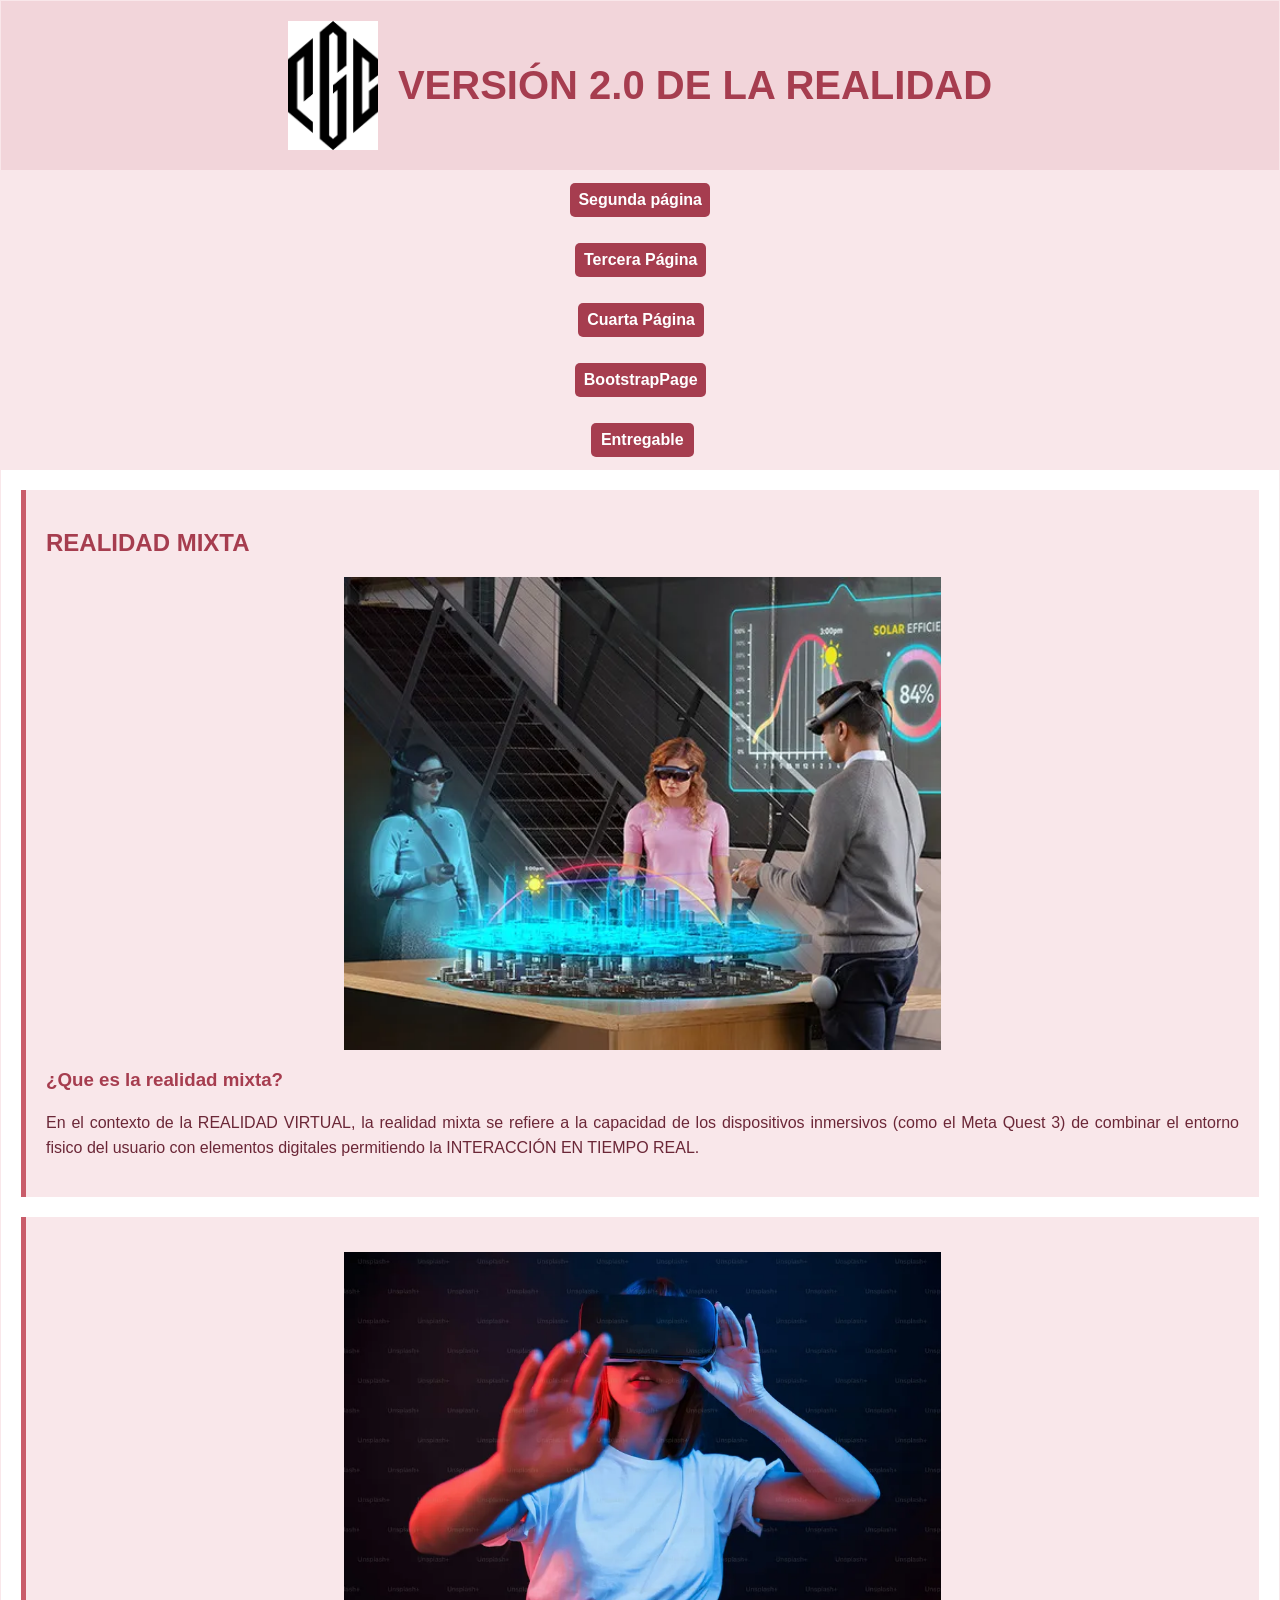
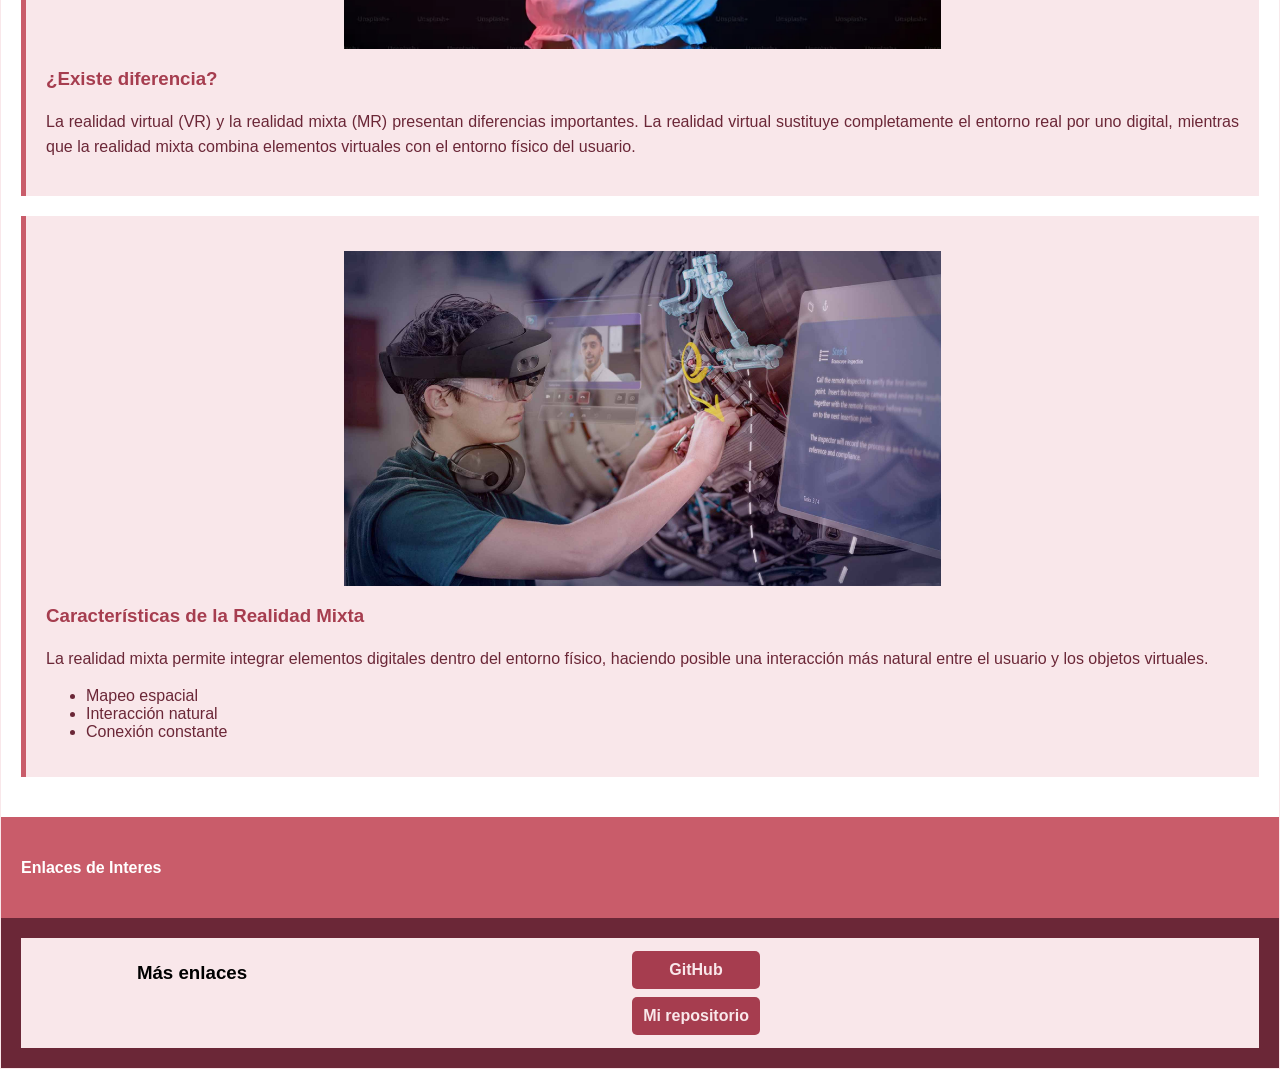
<file: index.html>
<!DOCTYPE html>
<html lang="es">
<head>
    <meta charset="UTF-8">
    <meta name="viewport" content="width=device-width, initial-scale=1.0">
    <link rel="stylesheet" href="css/Se201.css">
    <title>I.S.I Proyect</title>
</head>
<body>
    <header>
            <img src="Imagenes/Icono.png" alt="Esto me manda al inicio">
        <h1>VERSIÓN 2.0 DE LA REALIDAD</h1>
    </header>
    <nav>
        <ul>
            <li>
                <a href="2daPág.html">Segunda página</a>
            </li>
            <li>
                <a href="3raPág.html">Tercera Página</a>
            </li>
            <li>
                <a href="4taPág.html">Cuarta Página</a>
            </li>
            <li>
                <a href="BootstrapPage.html">BootstrapPage</a>
            </li>
            <li>
                <a href="EducaTech.html">Entregable</a>
            </li>
    </nav>
    <main>
        <section>
            <article>
                <h2>REALIDAD MIXTA</h2>
                <img src="Imagenes/Realidad-Mixta.png" alt="Imagen de realidad mixta">
                <h3>¿Que es la realidad mixta?</h3>
                <p> En el contexto de la REALIDAD VIRTUAL, la realidad mixta
                    se refiere a la capacidad de los dispositivos inmersivos
                    (como el Meta Quest 3) de combinar el entorno fisico del
                    usuario con elementos digitales permitiendo la
                    INTERACCIÓN EN TIEMPO REAL.
                </p>
            </article>

            <article>
                <img src="Imagenes/Realidad-Virtual.png" alt="Imagen de realidad virtual">
                <h3>¿Existe diferencia?</h3>
                <p> La realidad virtual (VR) y la realidad mixta (MR)
                    presentan diferencias importantes. La realidad virtual
                    sustituye completamente el entorno real por uno digital,
                    mientras que la realidad mixta combina elementos
                    virtuales con el entorno físico del usuario.
                </p>

            </article>

            <article>
                <img src="Imagenes/Realidad-Mixta-Trabajo.jpg" alt="Realidad mixta aplicada al trabajo">
                <h3>Características de la Realidad Mixta</h3>
                <p> La realidad mixta permite integrar elementos digitales
                    dentro del entorno físico, haciendo posible una
                    interacción más natural entre el usuario y los objetos
                    virtuales.
                </p>
                <ul>
                    <li>Mapeo espacial</li>
                    <li>Interacción natural</li>
                    <li>Conexión constante</li>
                </ul>
            </article>
        </section>
    </main>
<aside>
        <h4>Enlaces de Interes</h4>
        <ul>
        </ul> 
</aside>
<footer>
        <nav>
            <h3>Más enlaces</h3>
            <ul>
                <li>
                    <a href="https://github.com/">
                        GitHub
                    </a>
                    <a href="https://github.com/Jonnel9Ramos/JonnelV2Ramos">
                        Mi repositorio
                    </a>
                </li>
            </ul>
        </nav>
</footer>
</body>
</html>
</file>
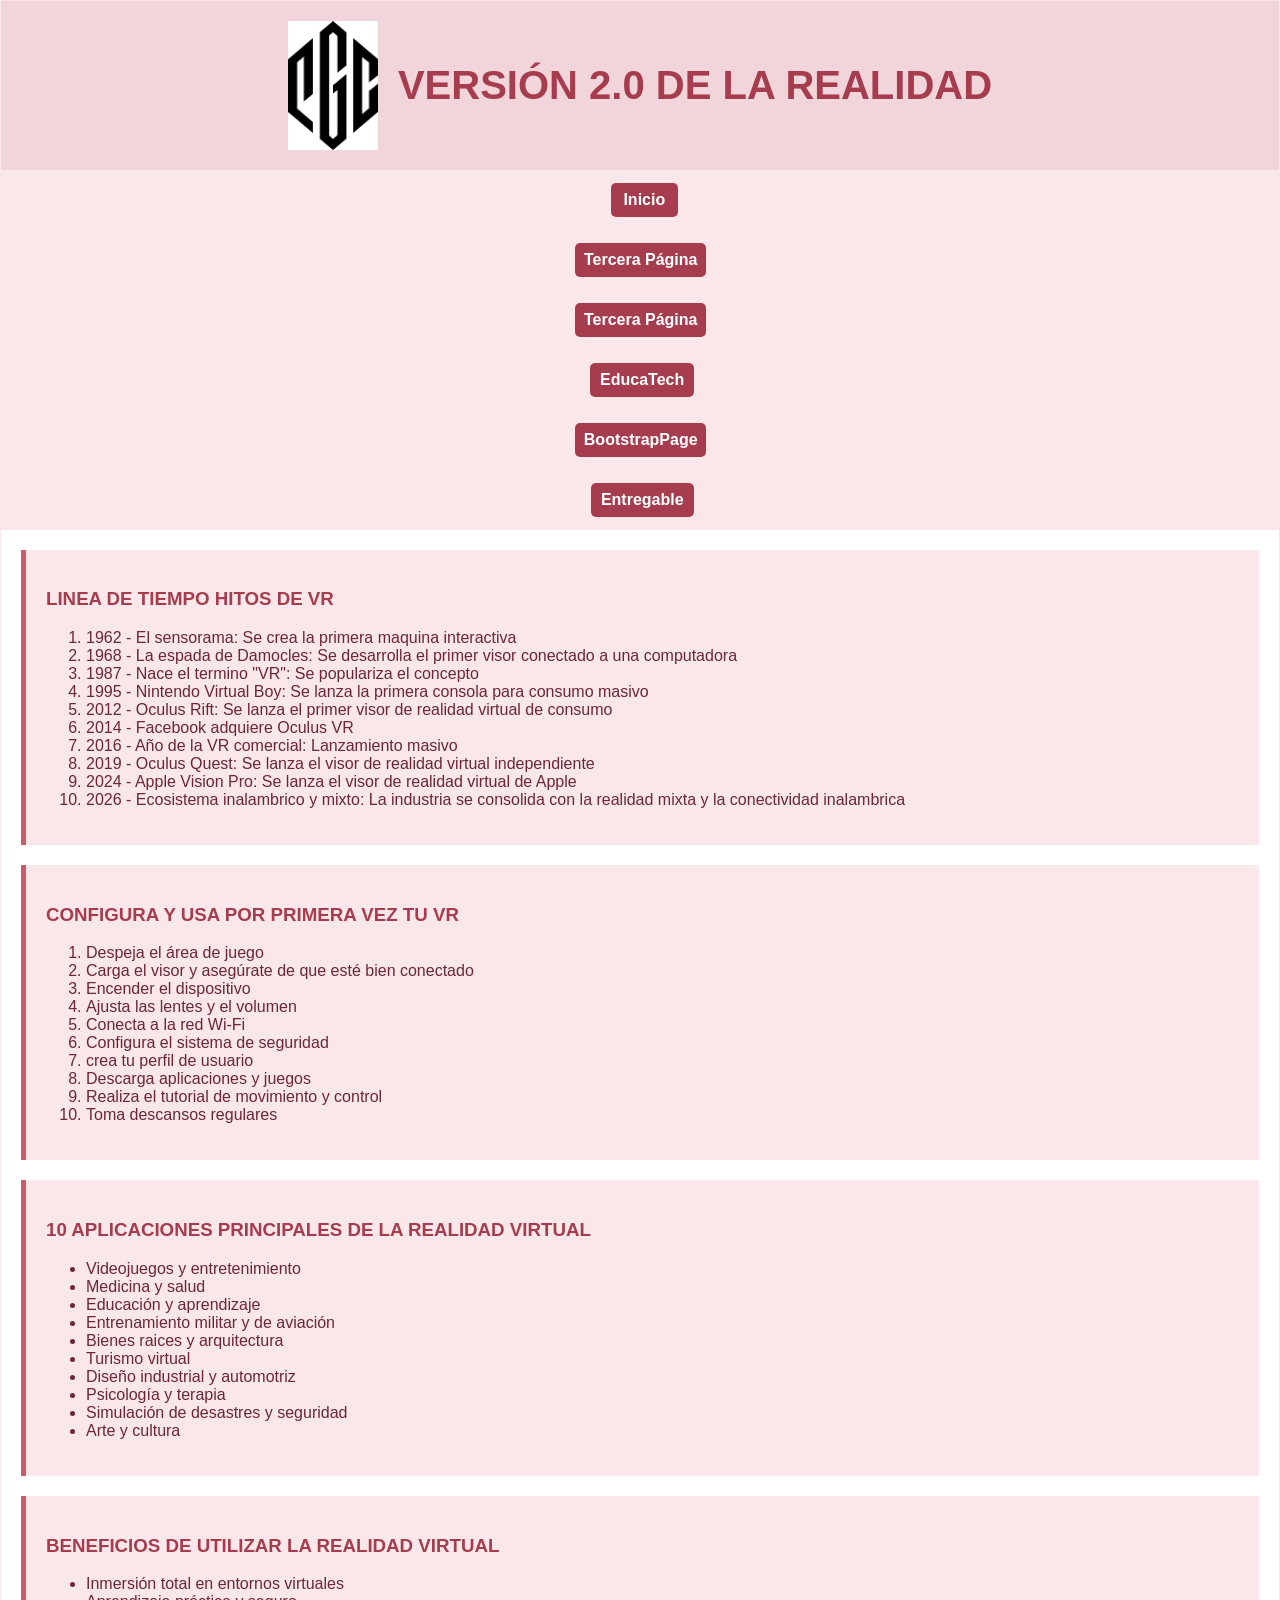
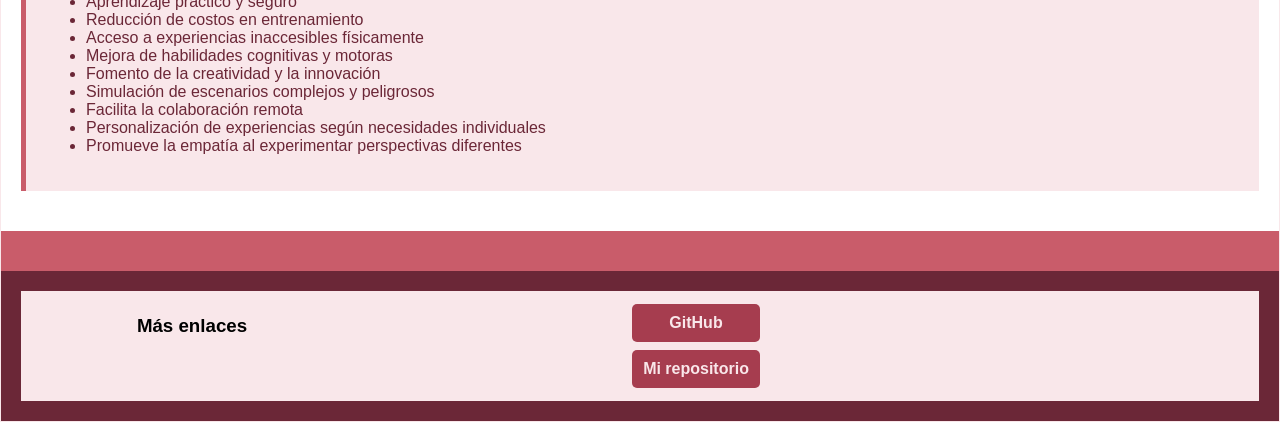
<file: 2daPág.html>
<!DOCTYPE html>
<html lang="es">
<head>
    <meta charset="UTF-8">
    <meta name="viewport" content="width=device-width, initial-scale=1.0">
    <link rel="stylesheet" href="css/Se201.css">
    <title>I.S.I Proyect</title>
</head>
<body>
    <header>
            <img src="Imagenes/Icono.png" alt="Esto me manda al inicio">
        <h1>VERSIÓN 2.0 DE LA REALIDAD</h1>
    </header>
    <nav>
        <ul>
            <li>
                <a href="index.html">Inicio</a>
            </li>
            <li>
                <a href="2daPág.html">Tercera Página</a>
            </li>

            <li>
                <a href="3raPág.html">Tercera Página</a>
            </li>

            <li>
                <a href="4taPág.html">EducaTech</a>
            </li>
            <li>
                <a href="BootstrapPage.html">BootstrapPage</a>
            </li>
            <li>
                <a href="EducaTech.html">Entregable</a>
            </li>
        </ul>
    </nav>
    <main>
        <section>
            <article>
                <h3>LINEA DE TIEMPO HITOS DE VR</h3>
                  <ol>
                    <li>1962 - El sensorama: Se crea la primera maquina interactiva</li>
                    <li>1968 - La espada de Damocles: Se desarrolla el primer visor conectado a una computadora</li>
                    <li>1987 - Nace el termino "VR": Se populariza el concepto</li>
                    <li>1995 - Nintendo Virtual Boy: Se lanza la primera consola para consumo masivo</li>
                    <li>2012 - Oculus Rift: Se lanza el primer visor de realidad virtual de consumo</li>
                    <li>2014 - Facebook adquiere Oculus VR</li>
                    <li>2016 - Año de la VR comercial: Lanzamiento masivo</li>
                    <li>2019 - Oculus Quest: Se lanza el visor de realidad virtual independiente</li>
                    <li>2024 - Apple Vision Pro: Se lanza el visor de realidad virtual de Apple</li>
                    <li>2026 - Ecosistema inalambrico y mixto: La industria se consolida con la realidad mixta y la conectividad inalambrica</li>
                    </li>
                  </ol>
            </article>
      
            <article>
                <h3>CONFIGURA Y USA POR PRIMERA VEZ TU VR</h3>
                  <ol>
                    <li>Despeja el área de juego</li>
                    <li>Carga el visor y asegúrate de que esté bien conectado</li>
                    <li>Encender el dispositivo</li>
                    <li>Ajusta las lentes y el volumen</li>
                    <li>Conecta a la red Wi-Fi</li>
                    <li>Configura el sistema de seguridad</li>
                    <li>crea tu perfil de usuario</li>
                    <li>Descarga aplicaciones y juegos</li>
                    <li>Realiza el tutorial de movimiento y control</li>
                    <li>Toma descansos regulares</li>
                  </ol>
            </article>

            <article>
                  <h3>10 APLICACIONES PRINCIPALES DE LA REALIDAD VIRTUAL</h3>
                    <ul>
                      <li>Videojuegos y entretenimiento</li>
                      <li>Medicina y salud</li>
                      <li>Educación y aprendizaje</li>
                      <li>Entrenamiento militar y de aviación</li>
                      <li>Bienes raices y arquitectura</li>
                      <li>Turismo virtual</li>
                      <li>Diseño industrial y automotriz</li>
                      <li>Psicología y terapia</li>
                      <li>Simulación de desastres y seguridad</li>
                      <li>Arte y cultura</li>
                    </ul>
            </article>

            <article>
                  <h3>BENEFICIOS DE UTILIZAR LA REALIDAD VIRTUAL</h3>
                    <ul>
                        <li>Inmersión total en entornos virtuales</li>
                        <li>Aprendizaje práctico y seguro</li>
                        <li>Reducción de costos en entrenamiento</li>
                        <li>Acceso a experiencias inaccesibles físicamente</li>
                        <li>Mejora de habilidades cognitivas y motoras</li>
                        <li>Fomento de la creatividad y la innovación</li>
                        <li>Simulación de escenarios complejos y peligrosos</li>
                        <li>Facilita la colaboración remota</li>
                        <li>Personalización de experiencias según necesidades individuales</li>
                        <li>Promueve la empatía al experimentar perspectivas diferentes</li>
                    </ul>
            </article>

        </section>
    </main>
<aside>
            
</aside>
<footer>
        <nav>
            <h3>Más enlaces</h3>
            <ul>
                <li>
                    <a href="https://github.com/">
                        GitHub
                    </a>
                    <a href="https://github.com/Jonnel9Ramos/JonnelV2Ramos">
                        Mi repositorio
                    </a>
                </li>
            </ul>
        </nav>
</footer>
</body>
</html>
</file>
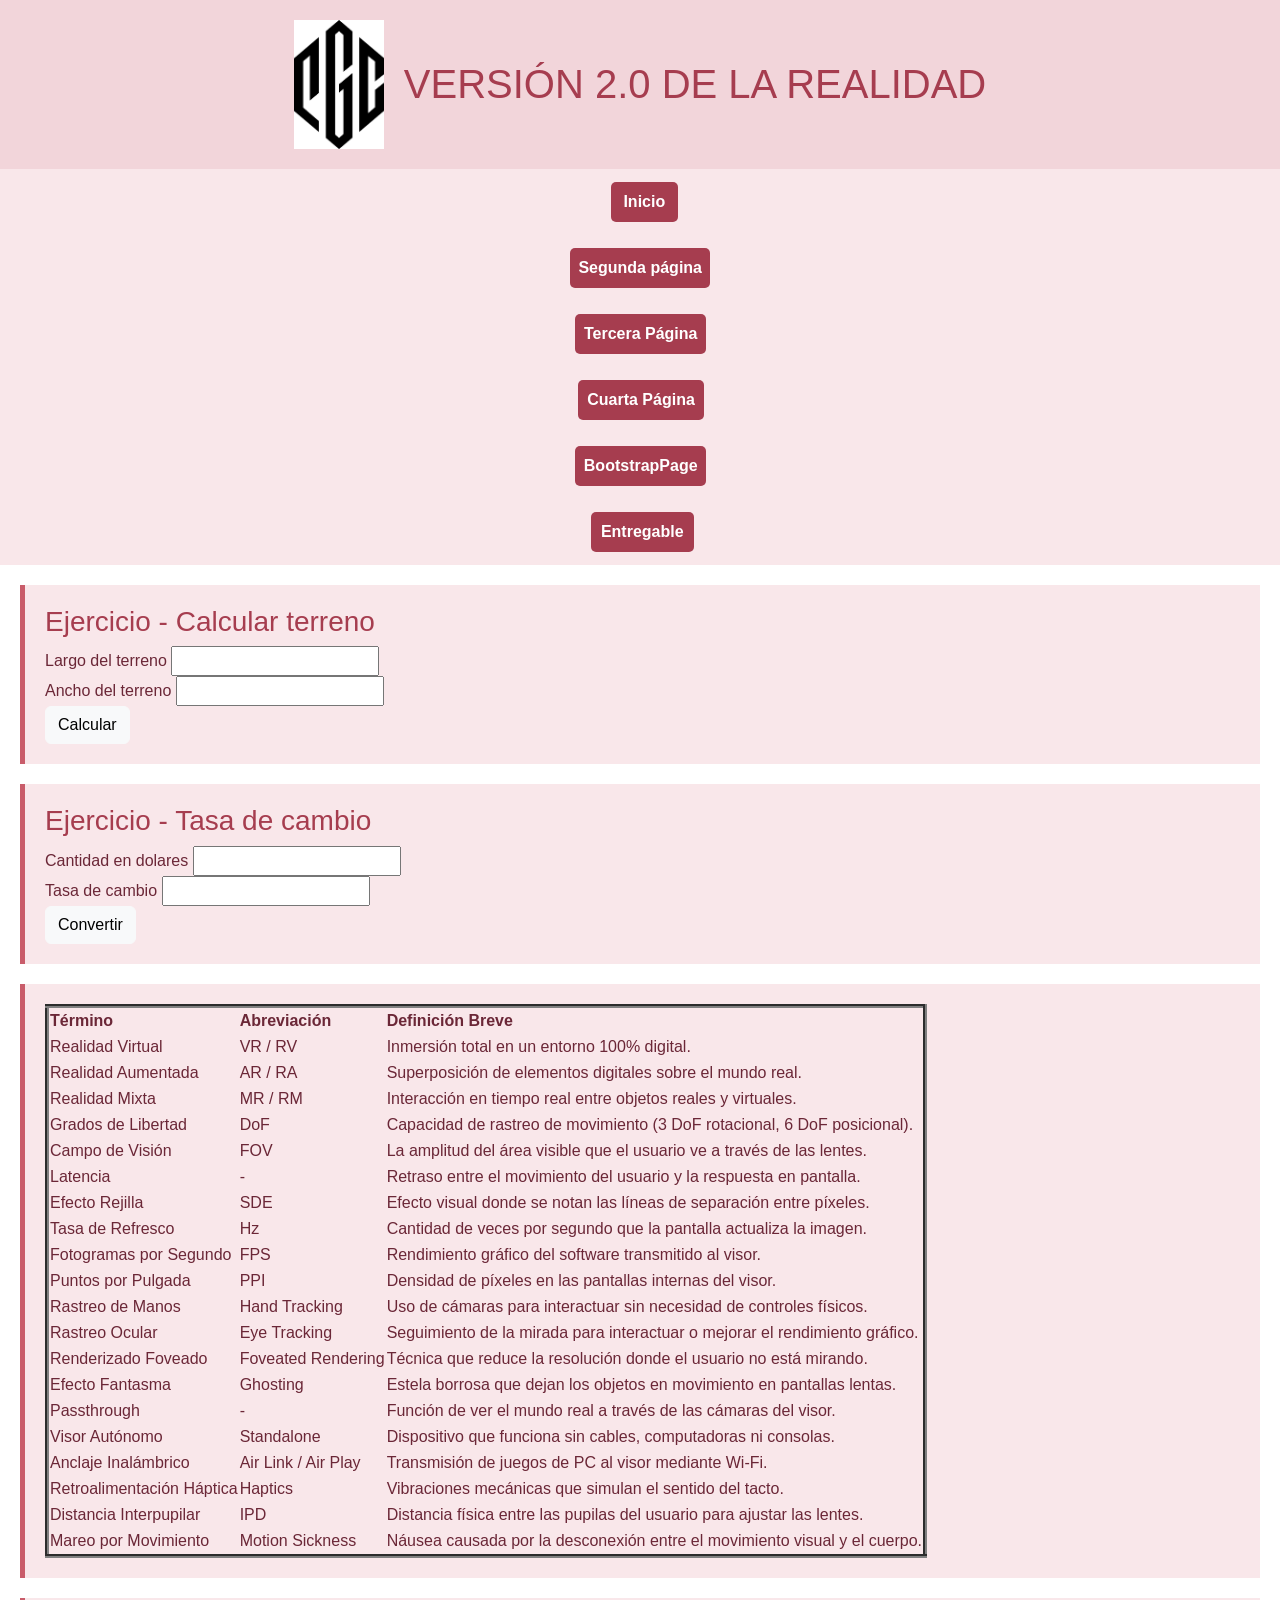
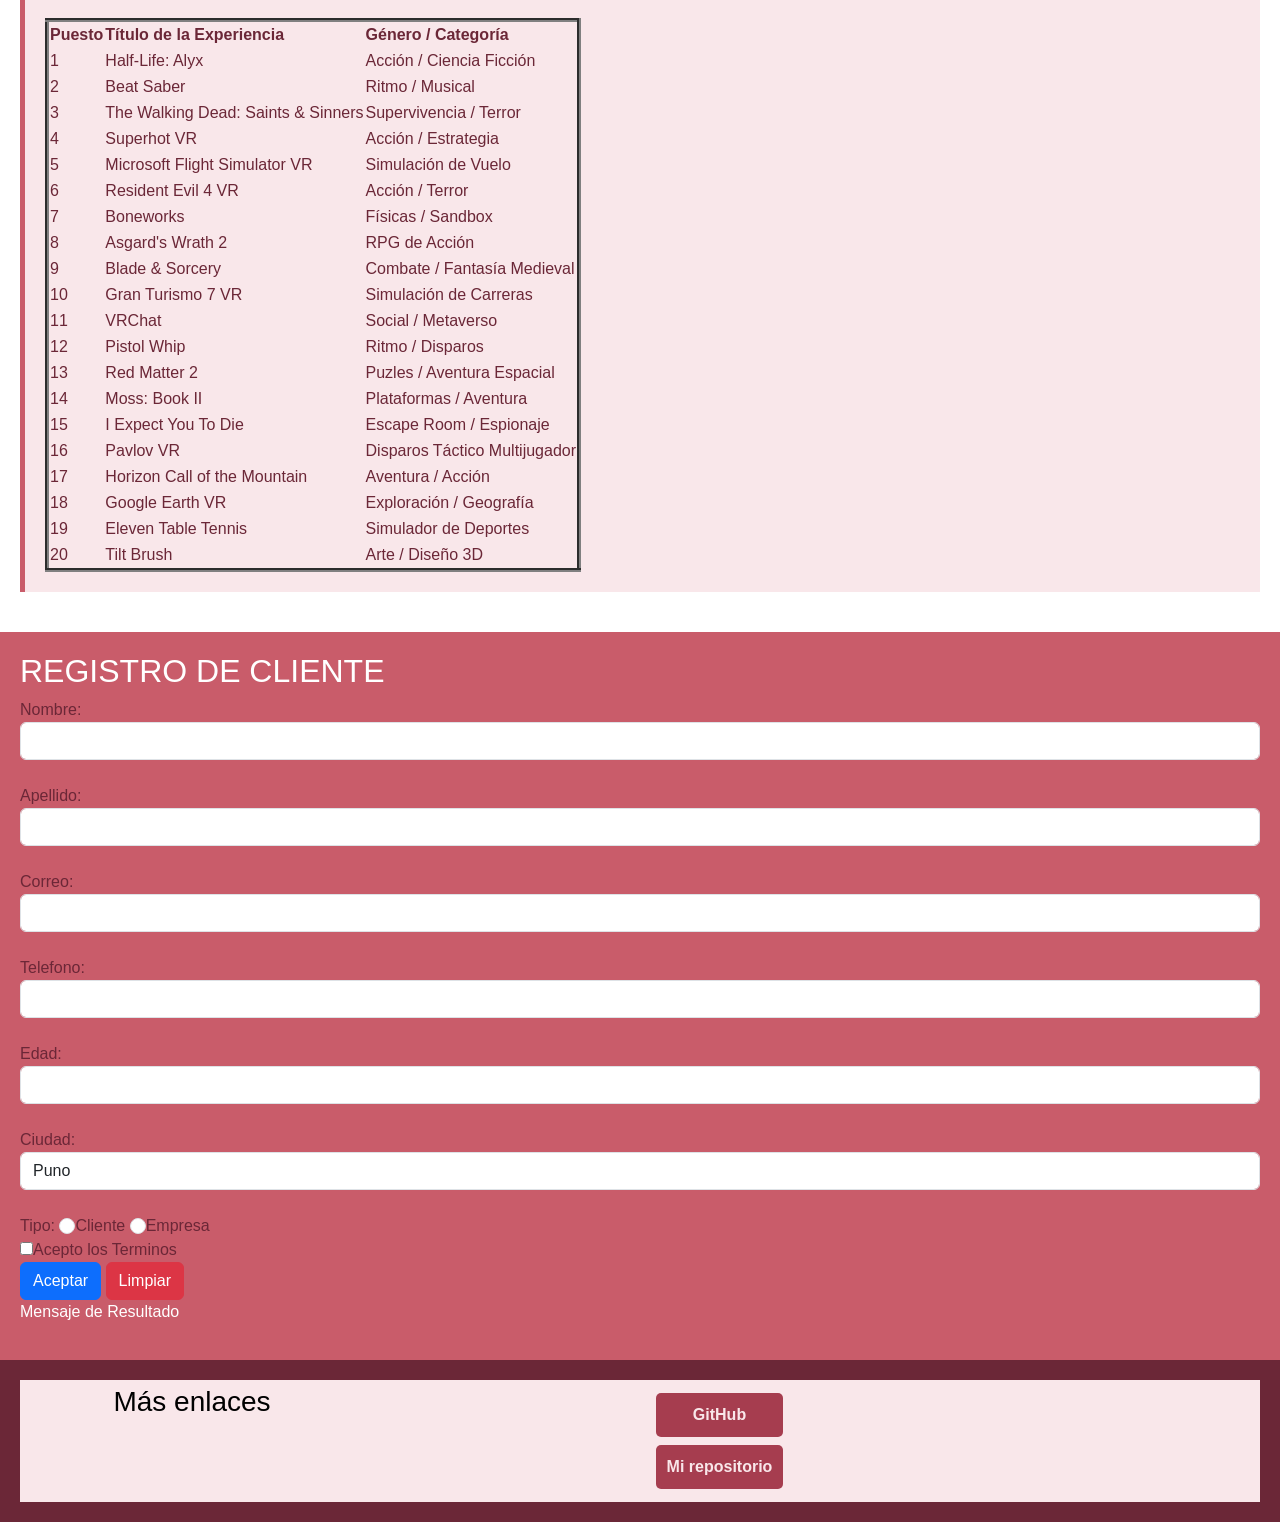
<file: 3raPág.html>
<!DOCTYPE html>
<html lang="es">
<head>
    <meta charset="UTF-8">
    <meta name="viewport" content="width=device-width, initial-scale=1.0">
    <link rel="stylesheet" href="css/Se201.css">
    <link
      href="https://cdn.jsdelivr.net/npm/bootstrap@5.3.8/dist/css/bootstrap.min.css"
      rel="stylesheet"
      integrity="sha384-sRIl4kxILFvY47J16cr9ZwB07vP4J8+LH7qKQnuqkuIAvNWLzeN8tE5YBujZqJLB"
      crossorigin="anonymous">
    
    <title>I.S.I Proyect</title>
</head>
<body>
    <header>
            <img src="Imagenes/Icono.png" alt="Esto me manda al inicio">
        <h1>VERSIÓN 2.0 DE LA REALIDAD</h1>
    </header>
    <nav>
        <ul>
            <li>
                <a href="index.html">Inicio</a>
            </li>
            <li>
                <a href="2daPág.html">Segunda página</a>
            </li>
            <li>
                <a href="3raPág.html">Tercera Página</a>
            </li>
            <li>
                <a href="4taPág.html">Cuarta Página</a>
            </li>
            <li>
                <a href="BootstrapPage.html">BootstrapPage</a>
            </li>
            <li>
                <a href="EducaTech.html">Entregable</a>
            </li>
        </ul>
    </nav>
    <main>
        <section>
            <article>
                <h3> Ejercicio - Calcular terreno </h3>
                <label>Largo del terreno</label>
                <input type="number" id="largo">
                <br>
                <label>Ancho del terreno</label>
                <input type="number" id="ancho">
                <br>
                <button type="button" class="btn btn-light" onclick="calcular()">Calcular</button>

            </article>
            <article>
                <h3> Ejercicio - Tasa de cambio</h3>
                <label>Cantidad en dolares</label>
                <input type="number" id="dolares">
                <br>
                <label>Tasa de cambio</label>
                <input type="number" id="tasa">
                <br>
                <button type="button" class="btn btn-light" onclick="convertir()">Convertir</button>

            </article>
            <article>
                <table border="4px">
                    <thead>
                        <tr>
                        <th>Término</th>
                        <th>Abreviación</th>
                        <th>Definición Breve</th>
                        </tr>
                    </thead>
                    <tbody>
                        <tr><td>Realidad Virtual</td><td>VR / RV</td><td>Inmersión total en un entorno 100% digital.</td></tr>
                        <tr><td>Realidad Aumentada</td><td>AR / RA</td><td>Superposición de elementos digitales sobre el mundo real.</td></tr>
                        <tr><td>Realidad Mixta</td><td>MR / RM</td><td>Interacción en tiempo real entre objetos reales y virtuales.</td></tr>
                        <tr><td>Grados de Libertad</td><td>DoF</td><td>Capacidad de rastreo de movimiento (3 DoF rotacional, 6 DoF posicional).</td></tr>
                        <tr><td>Campo de Visión</td><td>FOV</td><td>La amplitud del área visible que el usuario ve a través de las lentes.</td></tr>
                        <tr><td>Latencia</td><td>-</td><td>Retraso entre el movimiento del usuario y la respuesta en pantalla.</td></tr>
                        <tr><td>Efecto Rejilla</td><td>SDE</td><td>Efecto visual donde se notan las líneas de separación entre píxeles.</td></tr>
                        <tr><td>Tasa de Refresco</td><td>Hz</td><td>Cantidad de veces por segundo que la pantalla actualiza la imagen.</td></tr>
                        <tr><td>Fotogramas por Segundo</td><td>FPS</td><td>Rendimiento gráfico del software transmitido al visor.</td></tr>
                        <tr><td>Puntos por Pulgada</td><td>PPI</td><td>Densidad de píxeles en las pantallas internas del visor.</td></tr>
                        <tr><td>Rastreo de Manos</td><td>Hand Tracking</td><td>Uso de cámaras para interactuar sin necesidad de controles físicos.</td></tr>
                        <tr><td>Rastreo Ocular</td><td>Eye Tracking</td><td>Seguimiento de la mirada para interactuar o mejorar el rendimiento gráfico.</td></tr>
                        <tr><td>Renderizado Foveado</td><td>Foveated Rendering</td><td>Técnica que reduce la resolución donde el usuario no está mirando.</td></tr>
                        <tr><td>Efecto Fantasma</td><td>Ghosting</td><td>Estela borrosa que dejan los objetos en movimiento en pantallas lentas.</td></tr>
                        <tr><td>Passthrough</td><td>-</td><td>Función de ver el mundo real a través de las cámaras del visor.</td></tr>
                        <tr><td>Visor Autónomo</td><td>Standalone</td><td>Dispositivo que funciona sin cables, computadoras ni consolas.</td></tr>
                        <tr><td>Anclaje Inalámbrico</td><td>Air Link / Air Play</td><td>Transmisión de juegos de PC al visor mediante Wi-Fi.</td></tr>
                        <tr><td>Retroalimentación Háptica</td><td>Haptics</td><td>Vibraciones mecánicas que simulan el sentido del tacto.</td></tr>
                        <tr><td>Distancia Interpupilar</td><td>IPD</td><td>Distancia física entre las pupilas del usuario para ajustar las lentes.</td></tr>
                        <tr><td>Mareo por Movimiento</td><td>Motion Sickness</td><td>Náusea causada por la desconexión entre el movimiento visual y el cuerpo.</td></tr>
                    </tbody>
                </table>
            </article>

            <article>
                <table border="4px">
                    <thead>
                        <tr>
                        <th>Puesto</th>
                        <th>Título de la Experiencia</th>
                        <th>Género / Categoría</th>
                        </tr>
                    </thead>
                    <tbody>
                        <tr><td>1</td><td>Half-Life: Alyx</td><td>Acción / Ciencia Ficción</td></tr>
                        <tr><td>2</td><td>Beat Saber</td><td>Ritmo / Musical</td></tr>
                        <tr><td>3</td><td>The Walking Dead: Saints & Sinners</td><td>Supervivencia / Terror</td></tr>
                        <tr><td>4</td><td>Superhot VR</td><td>Acción / Estrategia</td></tr>
                        <tr><td>5</td><td>Microsoft Flight Simulator VR</td><td>Simulación de Vuelo</td></tr>
                        <tr><td>6</td><td>Resident Evil 4 VR</td><td>Acción / Terror</td></tr>
                        <tr><td>7</td><td>Boneworks</td><td>Físicas / Sandbox</td></tr>
                        <tr><td>8</td><td>Asgard's Wrath 2</td><td>RPG de Acción</td></tr>
                        <tr><td>9</td><td>Blade & Sorcery</td><td>Combate / Fantasía Medieval</td></tr>
                        <tr><td>10</td><td>Gran Turismo 7 VR</td><td>Simulación de Carreras</td></tr>
                        <tr><td>11</td><td>VRChat</td><td>Social / Metaverso</td></tr>
                        <tr><td>12</td><td>Pistol Whip</td><td>Ritmo / Disparos</td></tr>
                        <tr><td>13</td><td>Red Matter 2</td><td>Puzles / Aventura Espacial</td></tr>
                        <tr><td>14</td><td>Moss: Book II</td><td>Plataformas / Aventura</td></tr>
                        <tr><td>15</td><td>I Expect You To Die</td><td>Escape Room / Espionaje</td></tr>
                        <tr><td>16</td><td>Pavlov VR</td><td>Disparos Táctico Multijugador</td></tr>
                        <tr><td>17</td><td>Horizon Call of the Mountain</td><td>Aventura / Acción</td></tr>
                        <tr><td>18</td><td>Google Earth VR</td><td>Exploración / Geografía</td></tr>
                        <tr><td>19</td><td>Eleven Table Tennis</td><td>Simulador de Deportes</td></tr>
                        <tr><td>20</td><td>Tilt Brush</td><td>Arte / Diseño 3D</td></tr>
                    </tbody>
                </table>
            </article>
        </section>
    </main>
<aside>
    <h2>REGISTRO DE CLIENTE</h2>
        <form action="#" class="form-group">
            <label for="nombre">Nombre: </label>
            <input class="form-control" type="text" id="nombre" />
                <br />
            <label for="apellido">Apellido: </label>
            <input class="form-control" type="text" id="apellido" />
                <br />
            <label for="correo">Correo:</label>
            <input class="form-control" type="email" id="correo" />
                <br />
            <label for="telefono">Telefono:</label>
            <input class="form-control" type="tel" id="telefono" />
                <br />
            <label for="edad">Edad:</label>
            <input class="form-control" type="number" id="edad" />
                <br />
            <label for="ciudad">Ciudad:</label>
                <select class="form-control" name="ciudad" id="ciudad">
                    <option value="puno">Puno</option>
                    <option value="juliaca">Juliaca</option>
                    <option value="ilave">Ilave</option>
                    <option value="juli">Juli</option>
                    <option value="yunguyo">Yunguyo</option>
                    <option value="lampa">Lampa</option>
                    <option value="azangaro">Azangaro</option>
                    </select>
                <br/>
            <label for="tipo">Tipo:</label>
            <input
                    class="form-check-input"
                    type="radio"
                    name="tipo"
                    value="cliente"
                    />Cliente
            <input
                    class="form-check-input"
                    type="radio"
                    name="tipo"
                    value="empresa"
                    />Empresa
                    <br />
            <input type="checkbox" name="terminos" /><label for="terminos"
                    >Acepto los Terminos</label
                    ><br />
                <button class="btn btn-primary" type="submit">Aceptar</button>
                <button class="btn btn-danger" type="reset">Limpiar</button>
                <br />
                <p>Mensaje de Resultado</p>
        </form>        
</aside>
<footer>
        <nav>
            <h3>Más enlaces</h3>
            <ul>
                <li>
                    <a href="https://github.com/">
                        GitHub
                    </a>
                    <a href="https://github.com/Jonnel9Ramos/JonnelV2Ramos">
                        Mi repositorio
                    </a>
                </li>
            </ul>
        </nav>
    <script src="js/scripts.js"></script>
</footer>
</body>
</html>
</file>
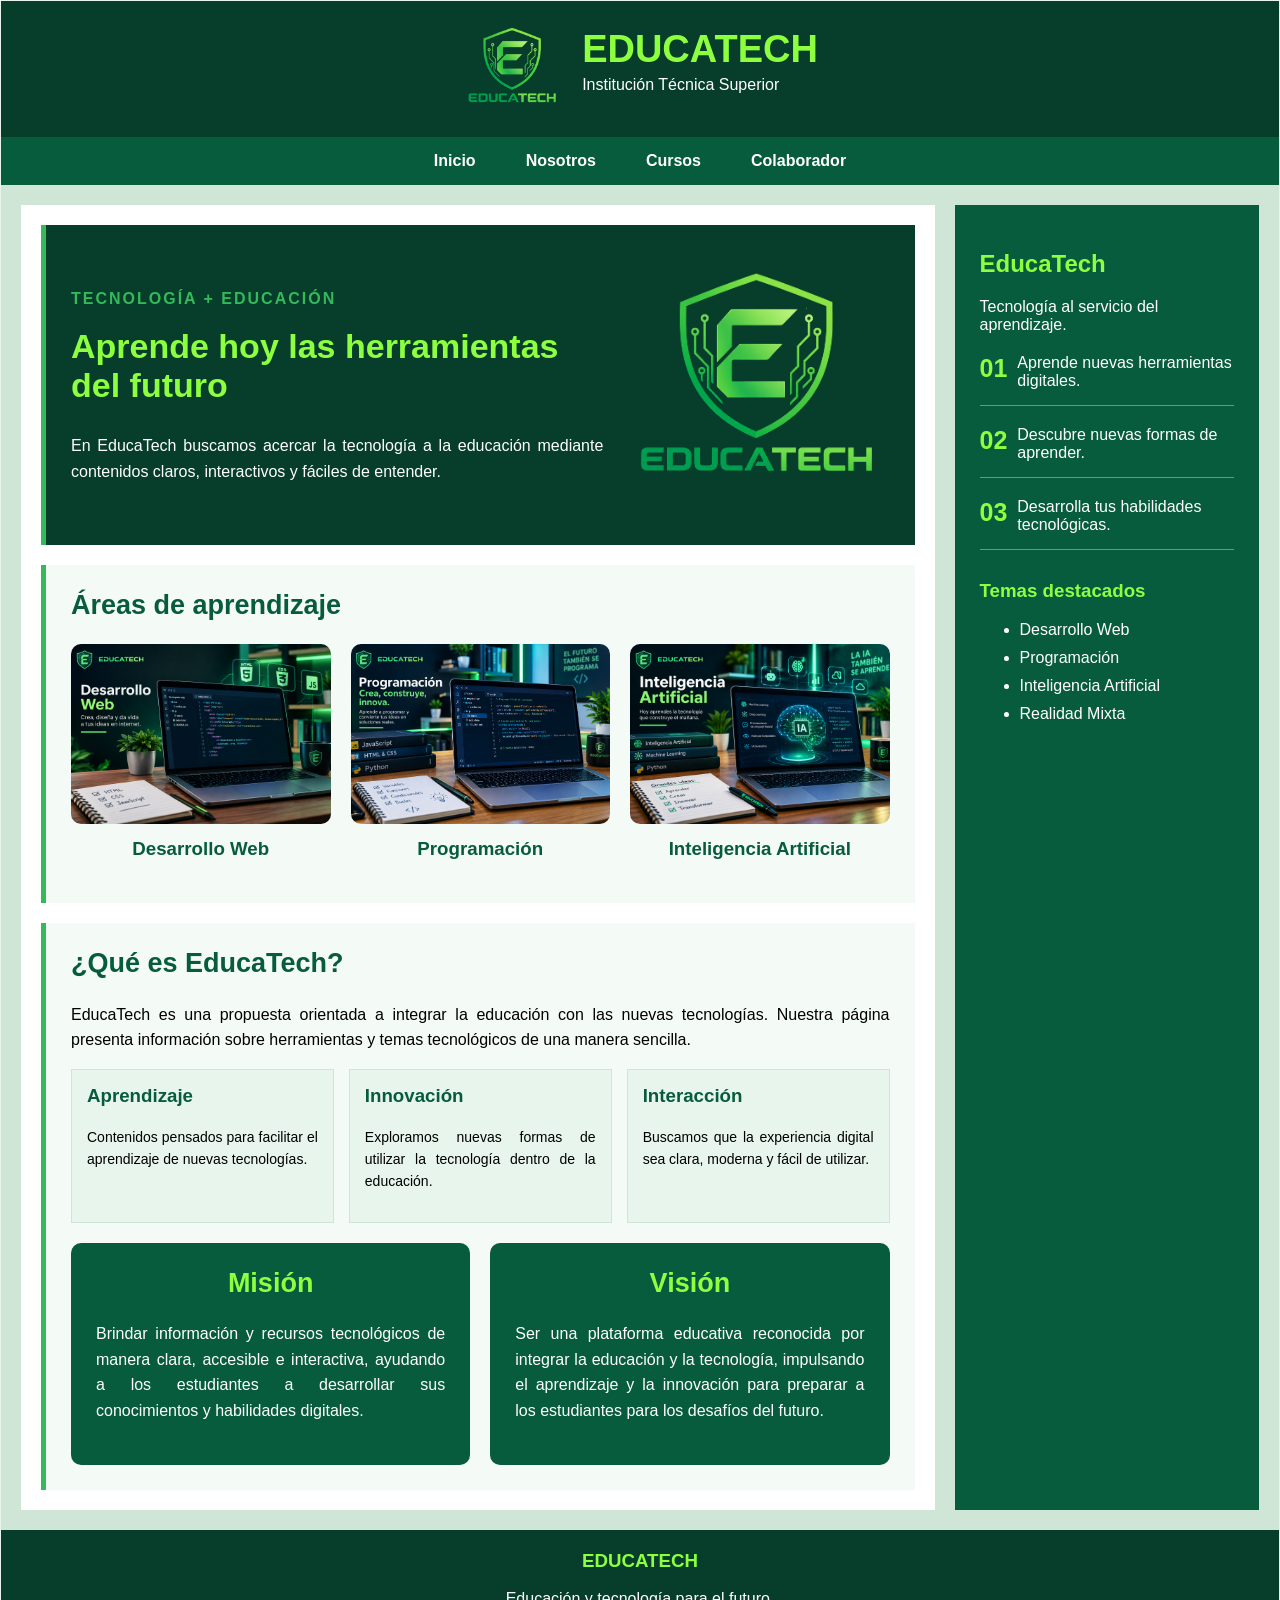
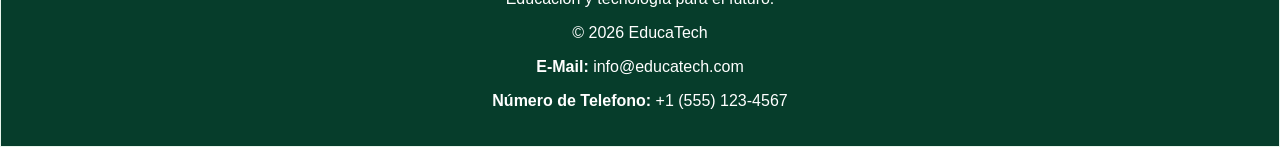
<file: 4taPág.html>
<!DOCTYPE html>
<html lang="es">
<head>
    <meta charset="UTF-8">
    <meta name="viewport" content="width=device-width, initial-scale=1.0">
    <link rel="stylesheet" href="css/EduTech.css">
    <title>EducaTech | Educación y Tecnología</title>
</head>

<body>
    <header>
            <img src="Imagenes/logo-educatech.png" alt="Logo de EducaTech">
        <div>
            <h1>EDUCATECH</h1>
            <p>Institución Técnica Superior</p>
        </div>
    </header>

    <nav>
        <ul>
            <li><a href="#inicio">Inicio</a></li>
            <li><a href="#nosotros">Nosotros</a></li>
            <li><a href="#cursos">Cursos</a></li>
            <li><a href="index.html">Colaborador</a></li>
        </ul>
    </nav>

    <main>
        <section id="inicio">
            <article class="bienvenida">
                <div class="texto-bienvenida">
                    <p class="etiqueta">TECNOLOGÍA + EDUCACIÓN</p>
                    <h2>Aprende hoy las herramientas del futuro</h2>
                    <p>
                        En EducaTech buscamos acercar la tecnología a la educación
                        mediante contenidos claros, interactivos y fáciles de entender.
                    </p>
                </div>

                <div class="logo-principal">
                    <img src="Imagenes/logo-educatech.png"
                         alt="Logo principal de EducaTech">
                </div>

            </article>

            
            <article id="cursos">
                <h2>Áreas de aprendizaje</h2>

                <div class="galeria">
                    <div>
                        <img src="Imagenes/desarrollo_web.png" alt="Desarrollo Web">
                        <h3>Desarrollo Web</h3>
                    </div>

                    <div>
                        <img src="Imagenes/programacion.png" alt="Programación">
                        <h3>Programación</h3>
                    </div>

                    <div>
                        <img src="Imagenes/Inteligencia_artificial.png" alt="Inteligencia Artificial">
                        <h3>Inteligencia Artificial</h3>
                    </div>
                </div>
            </article>

            <article id="nosotros">

                <h2>¿Qué es EducaTech?</h2>
                <p>
                    EducaTech es una propuesta orientada a integrar la educación
                    con las nuevas tecnologías. Nuestra página presenta información
                    sobre herramientas y temas tecnológicos de una manera sencilla.
                </p>

                <div class="tarjetas">
                    <div class="tarjeta">
                        <h3>Aprendizaje</h3>
                        <p>
                            Contenidos pensados para facilitar el aprendizaje
                            de nuevas tecnologías.
                        </p>
                    </div>

                    <div class="tarjeta">
                        <h3>Innovación</h3>
                        <p>
                            Exploramos nuevas formas de utilizar la tecnología
                            dentro de la educación.
                        </p>
                    </div>

                    <div class="tarjeta">
                        <h3>Interacción</h3>
                        <p>
                            Buscamos que la experiencia digital sea clara,
                            moderna y fácil de utilizar.
                        </p>
                    </div>

                </div>
                <div class="mision-vision">

                    <div class="bloque-info">
                        <h2>Misión</h2>
                        <p>
                            Brindar información y recursos tecnológicos de manera clara,
                            accesible e interactiva, ayudando a los estudiantes a desarrollar
                            sus conocimientos y habilidades digitales.
                        </p>
                    </div>

                    <div class="bloque-info">
                        <h2>Visión</h2>
                        <p>
                            Ser una plataforma educativa reconocida por integrar la educación
                            y la tecnología, impulsando el aprendizaje y la innovación para
                            preparar a los estudiantes para los desafíos del futuro.
                        </p>
                    </div>

                </div>

            </article>

            
        </section>

        <aside>
            <h2>EducaTech</h2>
            <p>
                Tecnología al servicio del aprendizaje.
            </p>

            <div class="dato">
                <strong>01</strong>
                <span>Aprende nuevas herramientas digitales.</span>
            </div>

            <div class="dato">
                <strong>02</strong>
                <span>Descubre nuevas formas de aprender.</span>
            </div>

            <div class="dato">
                <strong>03</strong>
                <span>Desarrolla tus habilidades tecnológicas.</span>
            </div>

            <h3>Temas destacados</h3>
            <ul>
                <li>Desarrollo Web</li>
                <li>Programación</li>
                <li>Inteligencia Artificial</li>
                <li>Realidad Mixta</li>
            </ul>
        </aside>
    </main>
    <footer>
        <h3>EDUCATECH</h3>
        <p>Educación y tecnología para el futuro.</p>
        <p>© 2026 EducaTech</p>
        <div>
            <p><strong>E-Mail:</strong> info@educatech.com</p>
        </div>
        <div>
            <p><strong>Número de Telefono:</strong> +1 (555) 123-4567</p>
        </div>
    </footer>
</body>
</html>
</file>
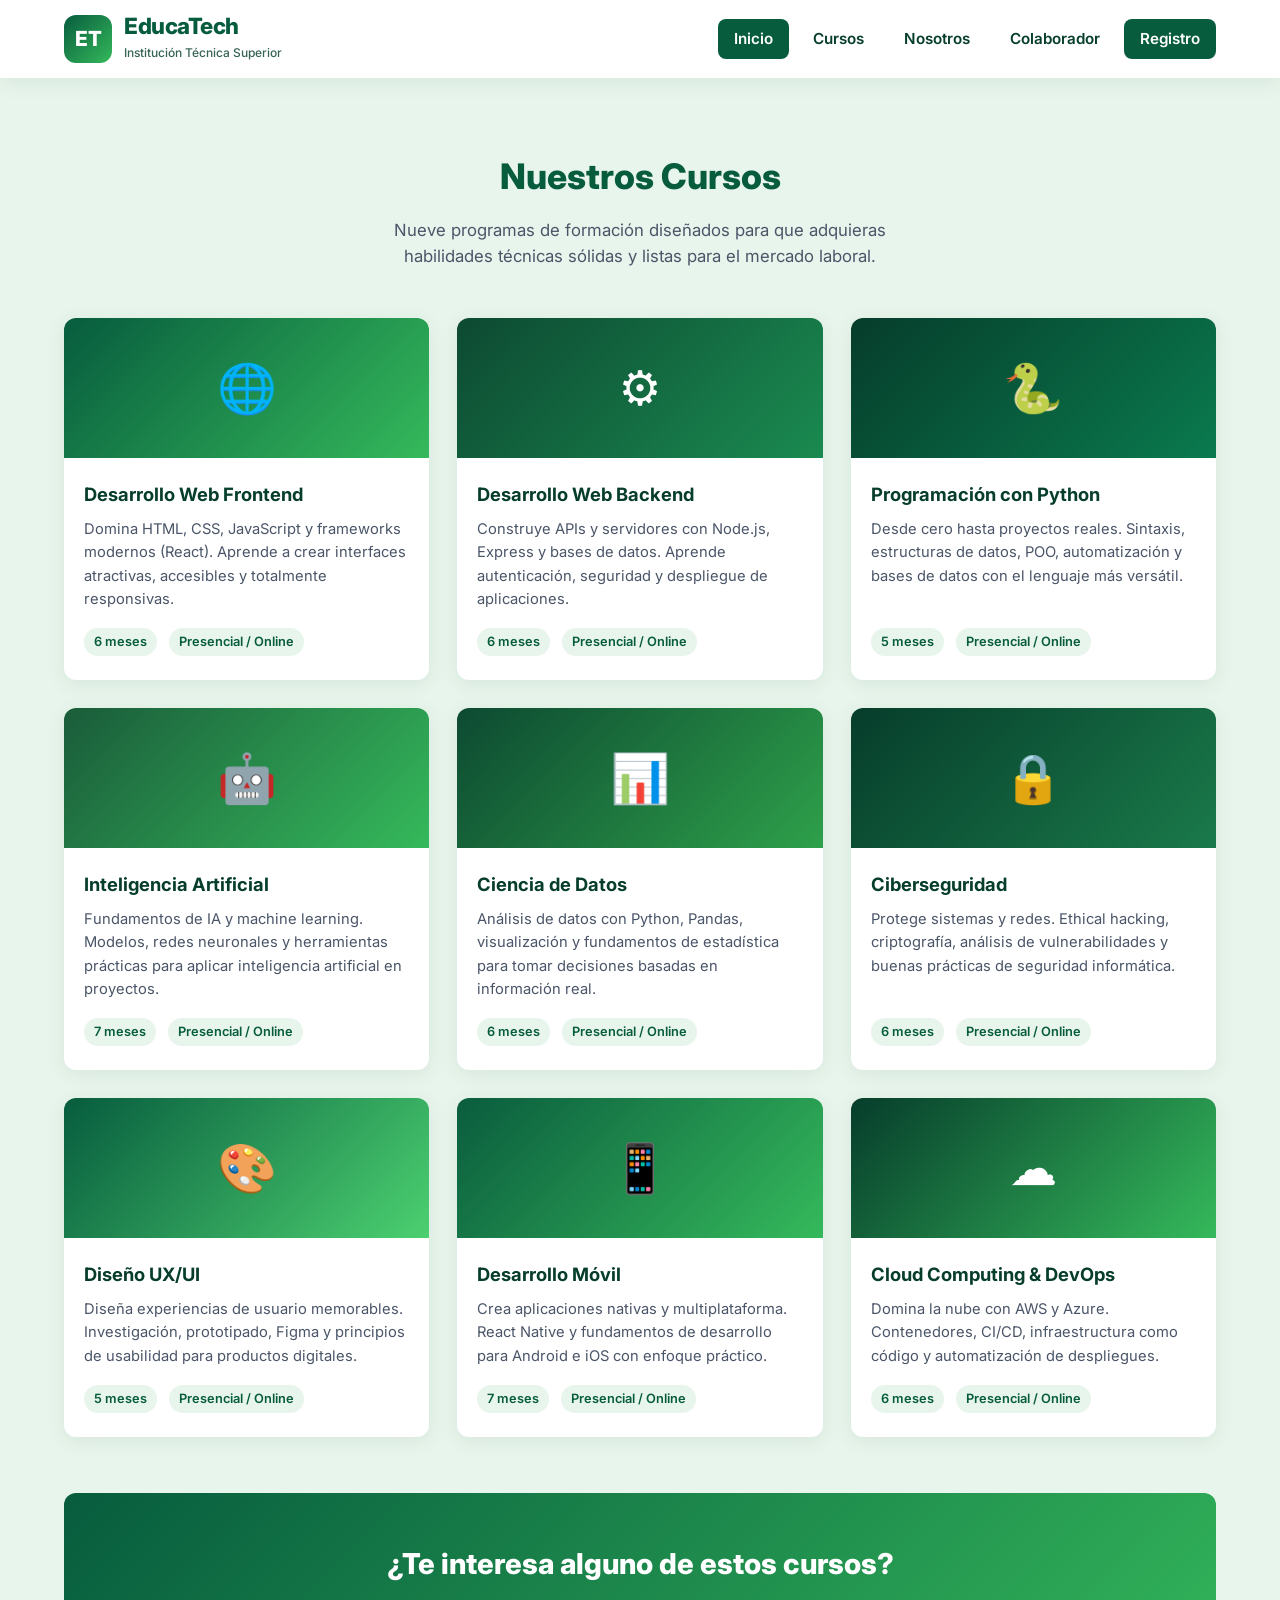
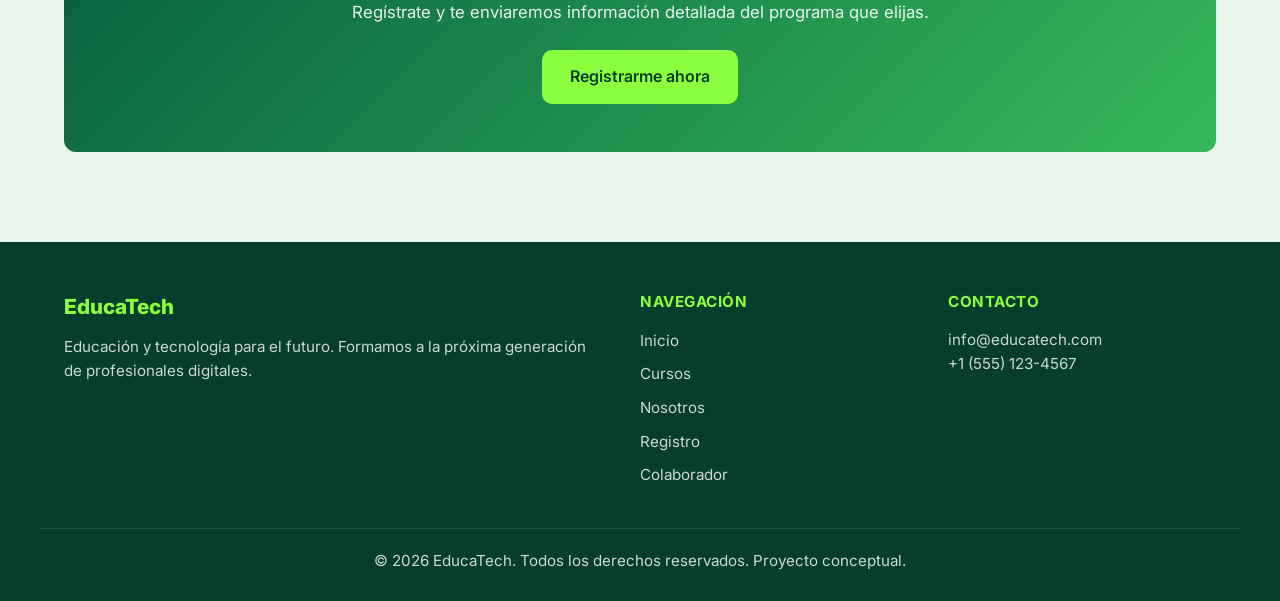
<file: cursos.html>
<!DOCTYPE html>
<html lang="es">
<head>
  <meta charset="UTF-8">
  <meta name="viewport" content="width=device-width, initial-scale=1.0">
  <title>Cursos | EducaTech</title>
  <meta name="description" content="Descubre los 9 cursos de EducaTech: desarrollo web, Python, IA, ciberseguridad, UX/UI y más.">
  <link rel="stylesheet" href="css/stylesET.css">
</head>
<body>

  <header class="header">
    <div class="header-inner">
      <a href="index.html" class="logo">
        <div class="logo-icon">ET</div>
        <div class="logo-text">
          <h1>EducaTech</h1>
          <span>Institución Técnica Superior</span>
        </div>
      </a>

      <button class="menu-toggle" aria-label="Abrir menú" aria-expanded="false">
        <span></span>
        <span></span>
        <span></span>
      </button>

      <nav class="nav">
        <a href="EducaTech.html" class="active">Inicio</a>
        <a href="cursos.html">Cursos</a>
        <a href="nosotros.html">Nosotros</a>
        <a href="index.html">Colaborador</a>
        <a href="registro.html" class="btn-registro">Registro</a>
      </nav>
    </div>
  </header>

  <main>
    <section class="section">
      <div class="container">
        <div class="section-header">
          <h2>Nuestros Cursos</h2>
          <p>
            Nueve programas de formación diseñados para que adquieras habilidades
            técnicas sólidas y listas para el mercado laboral.
          </p>
        </div>

        <div class="courses-grid">

          <!-- 1 -->
          <article class="course-card">
            <div class="course-header web">🌐</div>
            <div class="course-body">
              <h3>Desarrollo Web Frontend</h3>
              <p>
                Domina HTML, CSS, JavaScript y frameworks modernos (React). Aprende a
                crear interfaces atractivas, accesibles y totalmente responsivas.
              </p>
              <div class="course-meta">
                <span>6 meses</span>
                <span>Presencial / Online</span>
              </div>
            </div>
          </article>

          <!-- 2 -->
          <article class="course-card">
            <div class="course-header backend">⚙️</div>
            <div class="course-body">
              <h3>Desarrollo Web Backend</h3>
              <p>
                Construye APIs y servidores con Node.js, Express y bases de datos.
                Aprende autenticación, seguridad y despliegue de aplicaciones.
              </p>
              <div class="course-meta">
                <span>6 meses</span>
                <span>Presencial / Online</span>
              </div>
            </div>
          </article>

          <!-- 3 -->
          <article class="course-card">
            <div class="course-header python">🐍</div>
            <div class="course-body">
              <h3>Programación con Python</h3>
              <p>
                Desde cero hasta proyectos reales. Sintaxis, estructuras de datos,
                POO, automatización y bases de datos con el lenguaje más versátil.
              </p>
              <div class="course-meta">
                <span>5 meses</span>
                <span>Presencial / Online</span>
              </div>
            </div>
          </article>

          <!-- 4 -->
          <article class="course-card">
            <div class="course-header ia">🤖</div>
            <div class="course-body">
              <h3>Inteligencia Artificial</h3>
              <p>
                Fundamentos de IA y machine learning. Modelos, redes neuronales y
                herramientas prácticas para aplicar inteligencia artificial en proyectos.
              </p>
              <div class="course-meta">
                <span>7 meses</span>
                <span>Presencial / Online</span>
              </div>
            </div>
          </article>

          <!-- 5 -->
          <article class="course-card">
            <div class="course-header data">📊</div>
            <div class="course-body">
              <h3>Ciencia de Datos</h3>
              <p>
                Análisis de datos con Python, Pandas, visualización y fundamentos
                de estadística para tomar decisiones basadas en información real.
              </p>
              <div class="course-meta">
                <span>6 meses</span>
                <span>Presencial / Online</span>
              </div>
            </div>
          </article>

          <!-- 6 -->
          <article class="course-card">
            <div class="course-header cyber">🔒</div>
            <div class="course-body">
              <h3>Ciberseguridad</h3>
              <p>
                Protege sistemas y redes. Ethical hacking, criptografía, análisis
                de vulnerabilidades y buenas prácticas de seguridad informática.
              </p>
              <div class="course-meta">
                <span>6 meses</span>
                <span>Presencial / Online</span>
              </div>
            </div>
          </article>

          <!-- 7 -->
          <article class="course-card">
            <div class="course-header ux">🎨</div>
            <div class="course-body">
              <h3>Diseño UX/UI</h3>
              <p>
                Diseña experiencias de usuario memorables. Investigación, prototipado,
                Figma y principios de usabilidad para productos digitales.
              </p>
              <div class="course-meta">
                <span>5 meses</span>
                <span>Presencial / Online</span>
              </div>
            </div>
          </article>

          <!-- 8 -->
          <article class="course-card">
            <div class="course-header mobile">📱</div>
            <div class="course-body">
              <h3>Desarrollo Móvil</h3>
              <p>
                Crea aplicaciones nativas y multiplataforma. React Native y fundamentos
                de desarrollo para Android e iOS con enfoque práctico.
              </p>
              <div class="course-meta">
                <span>7 meses</span>
                <span>Presencial / Online</span>
              </div>
            </div>
          </article>

          <!-- 9 -->
          <article class="course-card">
            <div class="course-header cloud">☁️</div>
            <div class="course-body">
              <h3>Cloud Computing & DevOps</h3>
              <p>
                Domina la nube con AWS y Azure. Contenedores, CI/CD, infraestructura
                como código y automatización de despliegues.
              </p>
              <div class="course-meta">
                <span>6 meses</span>
                <span>Presencial / Online</span>
              </div>
            </div>
          </article>

        </div>

        <!-- CTA -->
        <div class="cta-banner" style="margin-top: 56px;">
          <h2>¿Te interesa alguno de estos cursos?</h2>
          <p>Regístrate y te enviaremos información detallada del programa que elijas.</p>
          <a href="registro.html" class="btn btn-primary">Registrarme ahora</a>
        </div>
      </div>
    </section>
  </main>

  <footer class="footer">
    <div class="footer-inner">
      <div>
        <h3>EducaTech</h3>
        <p>Educación y tecnología para el futuro. Formamos a la próxima generación de profesionales digitales.</p>
      </div>
      <div class="footer-links">
        <h4>Navegación</h4>
        <ul>
          <li><a href="EducaTech.html">Inicio</a></li>
          <li><a href="cursos.html">Cursos</a></li>
          <li><a href="nosotros.html">Nosotros</a></li>
          <li><a href="registro.html">Registro</a></li>
          <li><a href="index.html">Colaborador</a></li>
        </ul>
      </div>
      <div class="footer-contact">
        <h4>Contacto</h4>
        <p>info@educatech.com</p>
        <p>+1 (555) 123-4567</p>
      </div>
    </div>
    <div class="footer-bottom">
      <p>© 2026 EducaTech. Todos los derechos reservados. Proyecto conceptual.</p>
    </div>
  </footer>

  <script src="js/script.js"></script>
</body>
</html>
</file>
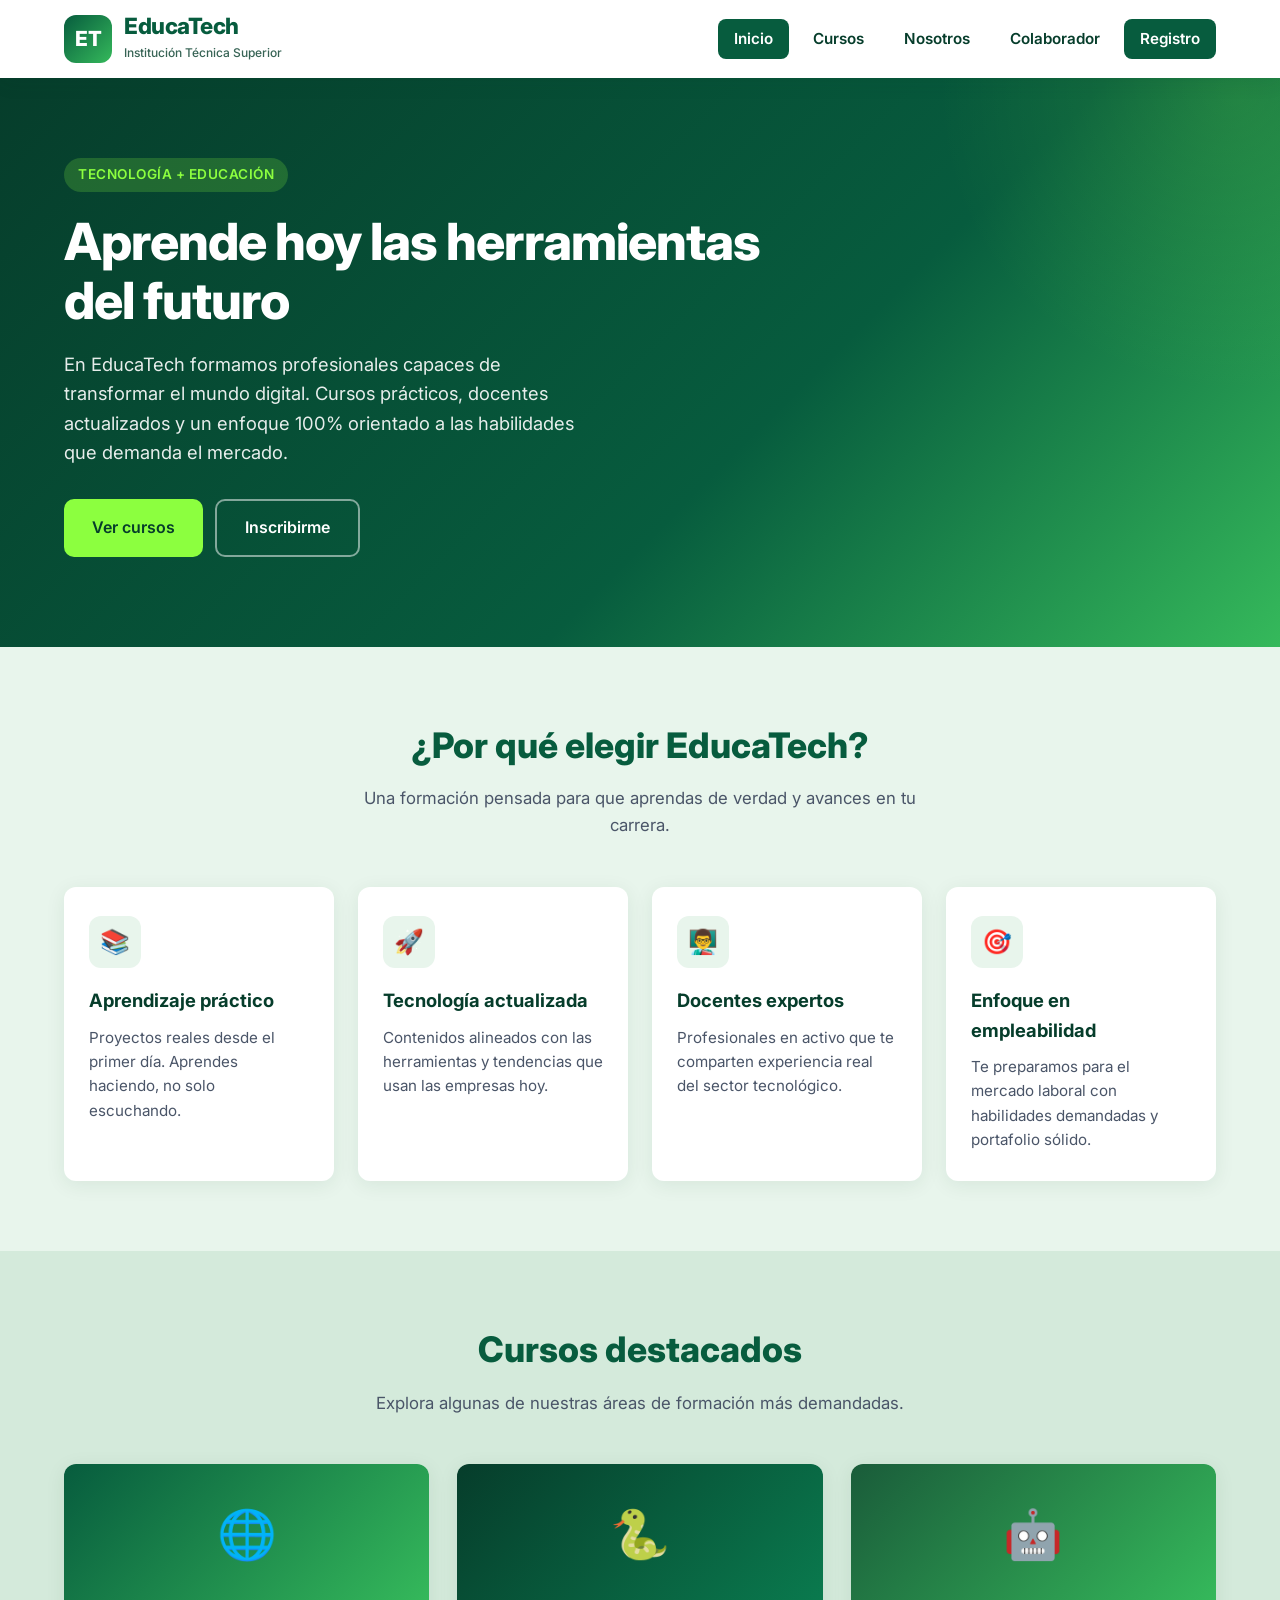
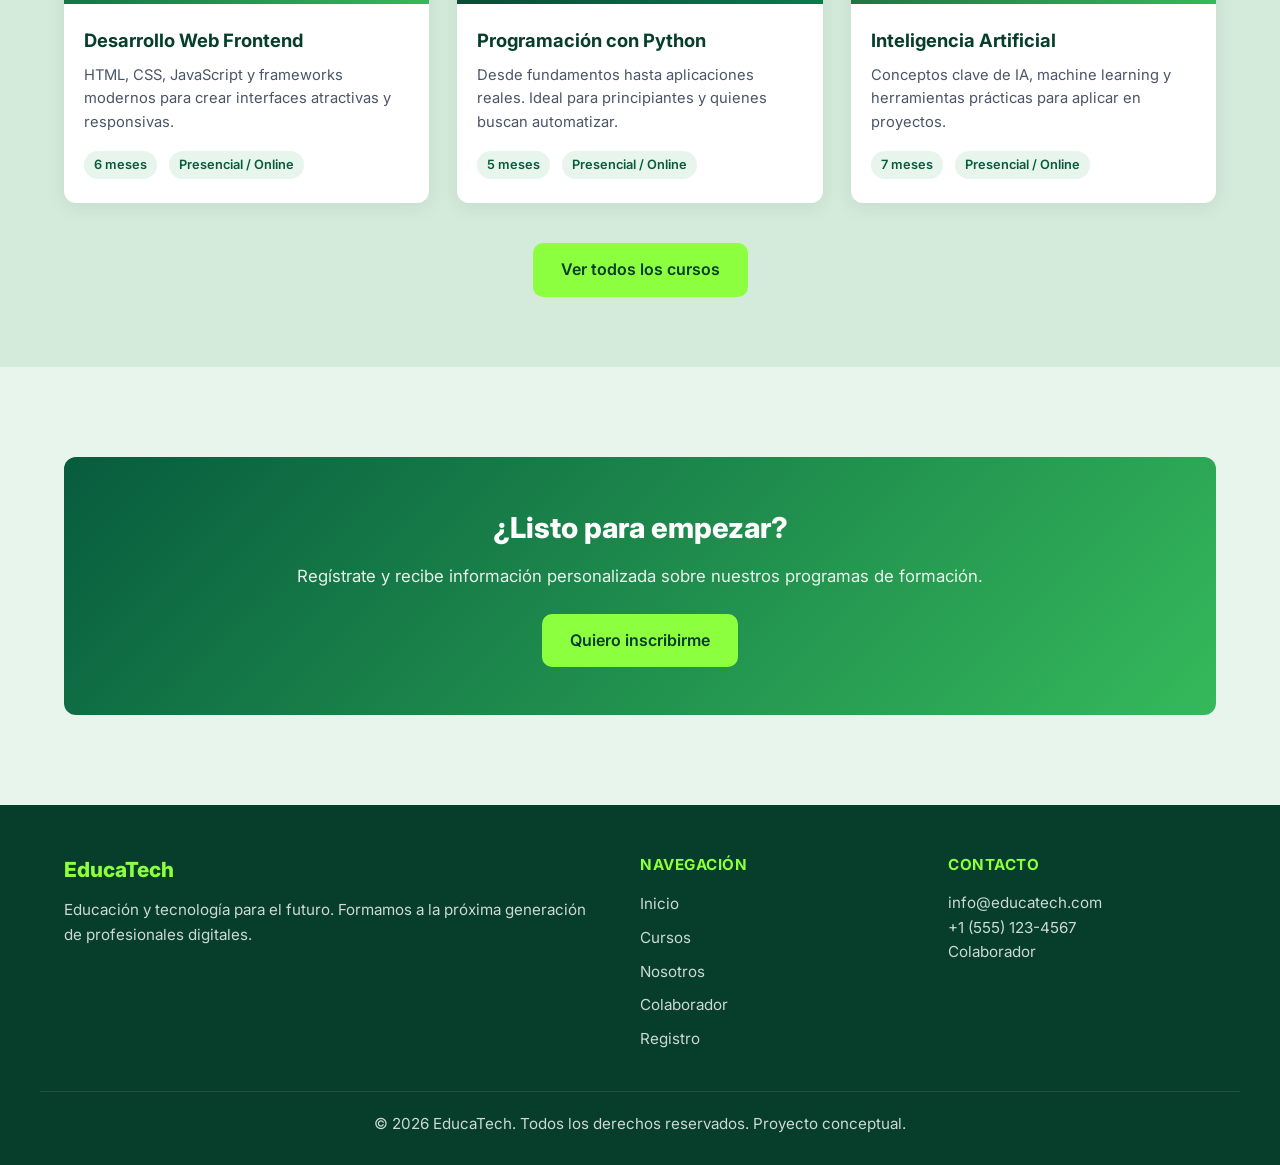
<file: EducaTech.html>
<!DOCTYPE html>
<html lang="es">
<head>
  <meta charset="UTF-8">
  <meta name="viewport" content="width=device-width, initial-scale=1.0">
  <title>EducaTech | Educación y Tecnología</title>
  <meta name="description" content="EducaTech - Institución técnica superior. Aprende las herramientas del futuro con cursos de programación, IA, desarrollo web y más.">
  <link rel="stylesheet" href="css/stylesET.css">
</head>
<body>

  <!-- HEADER -->
  <header class="header">
    <div class="header-inner">
      <a href="index.html" class="logo">
        <div class="logo-icon">ET</div>
        <div class="logo-text">
          <h1>EducaTech</h1>
          <span>Institución Técnica Superior</span>
        </div>
      </a>

      <button class="menu-toggle" aria-label="Abrir menú" aria-expanded="false">
        <span></span>
        <span></span>
        <span></span>
      </button>

      <nav class="nav">
        <a href="EducaTech.html" class="active">Inicio</a>
        <a href="cursos.html">Cursos</a>
        <a href="nosotros.html">Nosotros</a>
        <a href="index.html">Colaborador</a>
        <a href="registro.html" class="btn-registro">Registro</a>
      </nav>
    </div>
  </header>

  <main>
    <!-- HERO -->
    <section class="hero">
      <div class="container">
        <div class="hero-content">
          <span class="hero-badge">TECNOLOGÍA + EDUCACIÓN</span>
          <h2>Aprende hoy las herramientas del futuro</h2>
          <p>
            En EducaTech formamos profesionales capaces de transformar el mundo
            digital. Cursos prácticos, docentes actualizados y un enfoque 100% orientado
            a las habilidades que demanda el mercado.
          </p>
          <div class="hero-buttons">
            <a href="cursos.html" class="btn btn-primary">Ver cursos</a>
            <a href="registro.html" class="btn btn-outline">Inscribirme</a>
          </div>
        </div>
      </div>
    </section>

    <!-- BENEFICIOS -->
    <section class="section">
      <div class="container">
        <div class="section-header">
          <h2>¿Por qué elegir EducaTech?</h2>
          <p>Una formación pensada para que aprendas de verdad y avances en tu carrera.</p>
        </div>

        <div class="features-grid">
          <div class="feature-card">
            <div class="feature-icon">📚</div>
            <h3>Aprendizaje práctico</h3>
            <p>Proyectos reales desde el primer día. Aprendes haciendo, no solo escuchando.</p>
          </div>
          <div class="feature-card">
            <div class="feature-icon">🚀</div>
            <h3>Tecnología actualizada</h3>
            <p>Contenidos alineados con las herramientas y tendencias que usan las empresas hoy.</p>
          </div>
          <div class="feature-card">
            <div class="feature-icon">👨‍🏫</div>
            <h3>Docentes expertos</h3>
            <p>Profesionales en activo que te comparten experiencia real del sector tecnológico.</p>
          </div>
          <div class="feature-card">
            <div class="feature-icon">🎯</div>
            <h3>Enfoque en empleabilidad</h3>
            <p>Te preparamos para el mercado laboral con habilidades demandadas y portafolio sólido.</p>
          </div>
        </div>
      </div>
    </section>

    <!-- CURSOS DESTACADOS -->
    <section class="section" style="background: #d4eadb;">
      <div class="container">
        <div class="section-header">
          <h2>Cursos destacados</h2>
          <p>Explora algunas de nuestras áreas de formación más demandadas.</p>
        </div>

        <div class="courses-grid">
          <article class="course-card">
            <div class="course-header web">🌐</div>
            <div class="course-body">
              <h3>Desarrollo Web Frontend</h3>
              <p>HTML, CSS, JavaScript y frameworks modernos para crear interfaces atractivas y responsivas.</p>
              <div class="course-meta">
                <span>6 meses</span>
                <span>Presencial / Online</span>
              </div>
            </div>
          </article>

          <article class="course-card">
            <div class="course-header python">🐍</div>
            <div class="course-body">
              <h3>Programación con Python</h3>
              <p>Desde fundamentos hasta aplicaciones reales. Ideal para principiantes y quienes buscan automatizar.</p>
              <div class="course-meta">
                <span>5 meses</span>
                <span>Presencial / Online</span>
              </div>
            </div>
          </article>

          <article class="course-card">
            <div class="course-header ia">🤖</div>
            <div class="course-body">
              <h3>Inteligencia Artificial</h3>
              <p>Conceptos clave de IA, machine learning y herramientas prácticas para aplicar en proyectos.</p>
              <div class="course-meta">
                <span>7 meses</span>
                <span>Presencial / Online</span>
              </div>
            </div>
          </article>
        </div>

        <div style="text-align: center; margin-top: 40px;">
          <a href="cursos.html" class="btn btn-primary">Ver todos los cursos</a>
        </div>
      </div>
    </section>

    <!-- CTA -->
    <section class="section">
      <div class="container">
        <div class="cta-banner">
          <h2>¿Listo para empezar?</h2>
          <p>Regístrate y recibe información personalizada sobre nuestros programas de formación.</p>
          <a href="registro.html" class="btn btn-primary">Quiero inscribirme</a>
        </div>
      </div>
    </section>
  </main>

  <!-- FOOTER -->
  <footer class="footer">
    <div class="footer-inner">
      <div>
        <h3>EducaTech</h3>
        <p>Educación y tecnología para el futuro. Formamos a la próxima generación de profesionales digitales.</p>
      </div>
      <div class="footer-links">
        <h4>Navegación</h4>
        <ul>
          <li><a href="EducaTech.html">Inicio</a></li>
          <li><a href="cursos.html">Cursos</a></li>
          <li><a href="nosotros.html">Nosotros</a></li>
          <li><a href="index.html">Colaborador</a></li>
          <li><a href="registro.html">Registro</a></li>
        </ul>
      </div>
      <div class="footer-contact">
        <h4>Contacto</h4>
        <p>info@educatech.com</p>
        <p>+1 (555) 123-4567</p>
        <p><a href="https://github.com/Jonnel9Ramos/JonnelV2Ramos">Colaborador</a></p>
      </div>
    </div>
    <div class="footer-bottom">
      <p>© 2026 EducaTech. Todos los derechos reservados. Proyecto conceptual.</p>
    </div>
  </footer>

  <script src="js/script.js"></script>
</body>
</html>
</file>
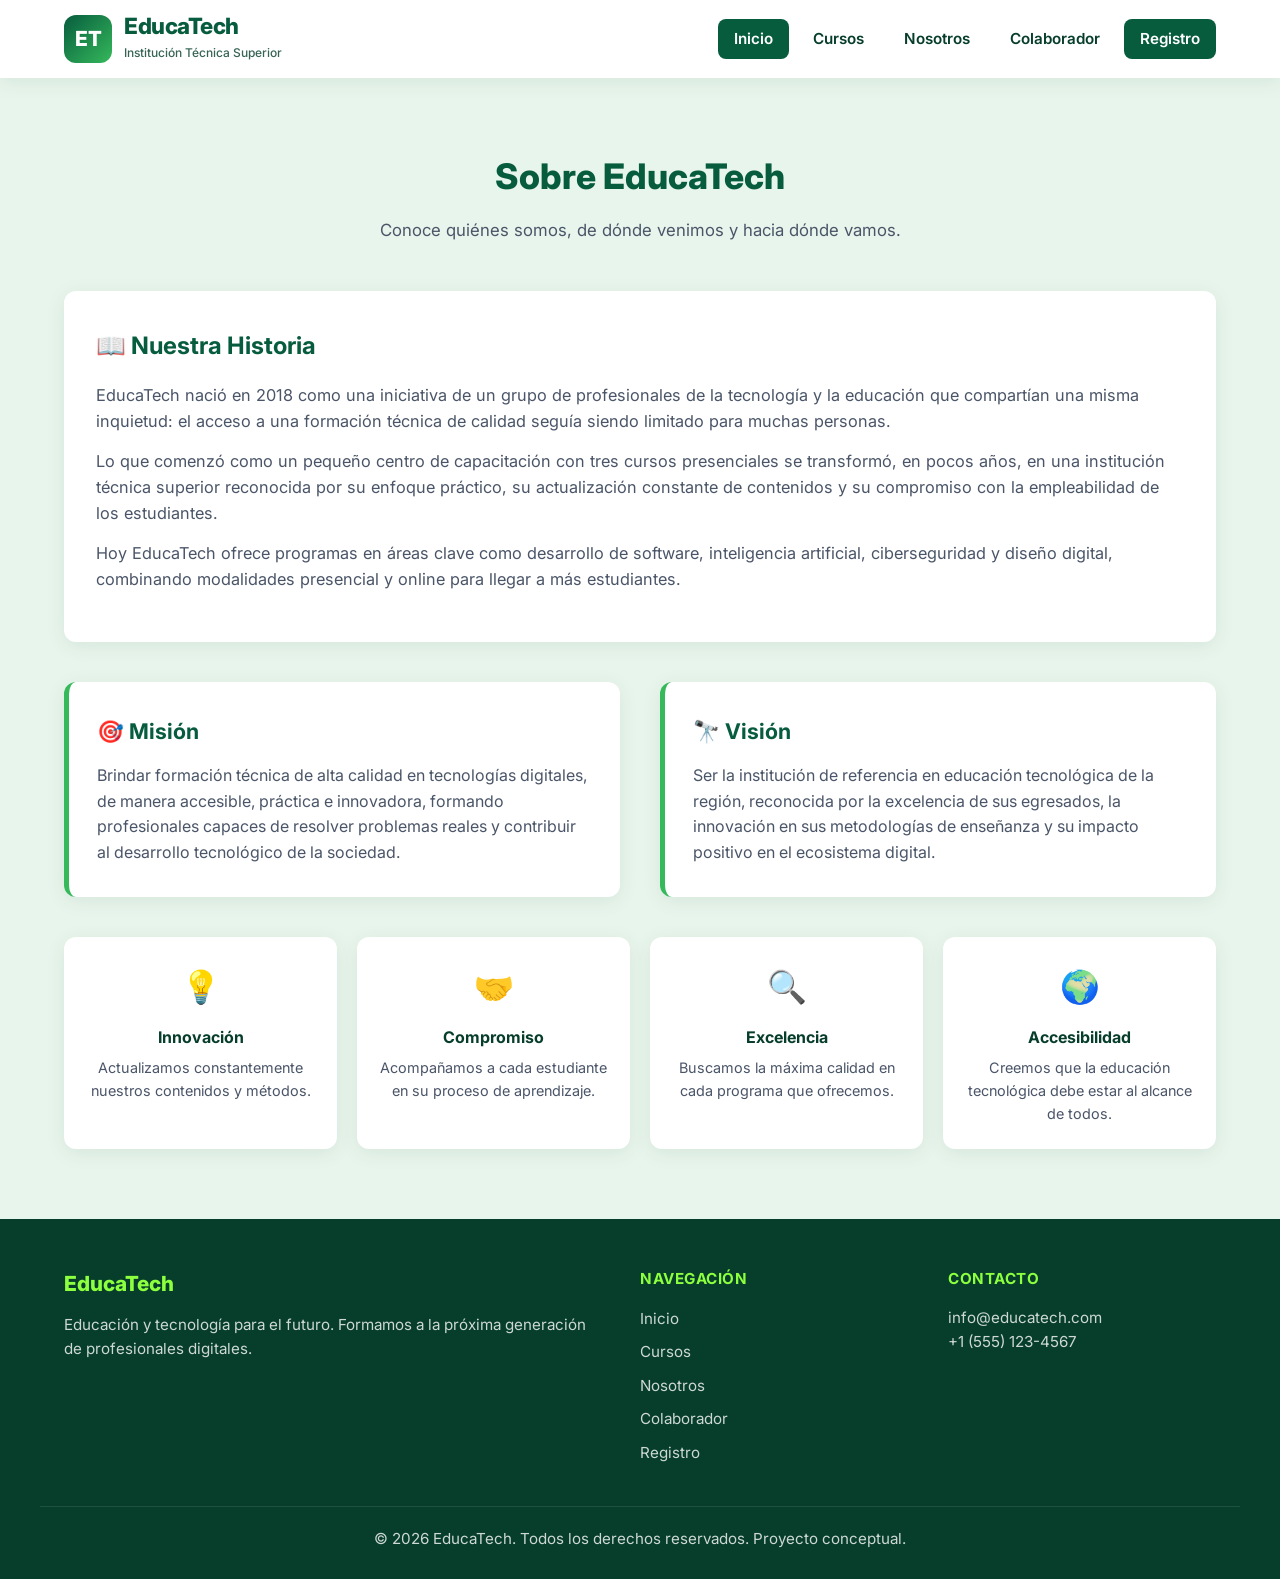
<file: nosotros.html>
<!DOCTYPE html>
<html lang="es">
<head>
  <meta charset="UTF-8">
  <meta name="viewport" content="width=device-width, initial-scale=1.0">
  <title>Nosotros | EducaTech</title>
  <meta name="description" content="Conoce la historia, misión y visión de EducaTech, la institución técnica superior enfocada en tecnología y educación.">
  <link rel="stylesheet" href="css/stylesET.css">
</head>
<body>

  <header class="header">
    <div class="header-inner">
      <a href="index.html" class="logo">
        <div class="logo-icon">ET</div>
        <div class="logo-text">
          <h1>EducaTech</h1>
          <span>Institución Técnica Superior</span>
        </div>
      </a>

      <button class="menu-toggle" aria-label="Abrir menú" aria-expanded="false">
        <span></span>
        <span></span>
        <span></span>
      </button>

      <nav class="nav">
        <a href="EducaTech.html" class="active">Inicio</a>
        <a href="cursos.html">Cursos</a>
        <a href="nosotros.html">Nosotros</a>
        <a href="index.html">Colaborador</a>
        <a href="registro.html" class="btn-registro">Registro</a>
      </nav>
    </div>
  </header>

  <main>
    <section class="section">
      <div class="container">
        <div class="section-header">
          <h2>Sobre EducaTech</h2>
          <p>Conoce quiénes somos, de dónde venimos y hacia dónde vamos.</p>
        </div>

        <!-- HISTORIA -->
        <div class="history-section">
          <h3>📖 Nuestra Historia</h3>
          <p>
            EducaTech nació en 2018 como una iniciativa de un grupo de profesionales
            de la tecnología y la educación que compartían una misma inquietud:
            el acceso a una formación técnica de calidad seguía siendo limitado para
            muchas personas.
          </p>
          <p>
            Lo que comenzó como un pequeño centro de capacitación con tres cursos
            presenciales se transformó, en pocos años, en una institución técnica
            superior reconocida por su enfoque práctico, su actualización constante
            de contenidos y su compromiso con la empleabilidad de los estudiantes.
          </p>
          <p>
            Hoy EducaTech ofrece programas en áreas clave como desarrollo de software,
            inteligencia artificial, ciberseguridad y diseño digital, combinando
            modalidades presencial y online para llegar a más estudiantes.
          </p>
        </div>

        <!-- MISIÓN Y VISIÓN -->
        <div class="about-grid">
          <div class="about-block">
            <h3>🎯 Misión</h3>
            <p>
              Brindar formación técnica de alta calidad en tecnologías digitales,
              de manera accesible, práctica e innovadora, formando profesionales
              capaces de resolver problemas reales y contribuir al desarrollo
              tecnológico de la sociedad.
            </p>
          </div>

          <div class="about-block">
            <h3>🔭 Visión</h3>
            <p>
              Ser la institución de referencia en educación tecnológica de la región,
              reconocida por la excelencia de sus egresados, la innovación en sus
              metodologías de enseñanza y su impacto positivo en el ecosistema digital.
            </p>
          </div>
        </div>

        <!-- VALORES -->
        <div class="values-grid">
          <div class="value-item">
            <div class="icon">💡</div>
            <h4>Innovación</h4>
            <p>Actualizamos constantemente nuestros contenidos y métodos.</p>
          </div>
          <div class="value-item">
            <div class="icon">🤝</div>
            <h4>Compromiso</h4>
            <p>Acompañamos a cada estudiante en su proceso de aprendizaje.</p>
          </div>
          <div class="value-item">
            <div class="icon">🔍</div>
            <h4>Excelencia</h4>
            <p>Buscamos la máxima calidad en cada programa que ofrecemos.</p>
          </div>
          <div class="value-item">
            <div class="icon">🌍</div>
            <h4>Accesibilidad</h4>
            <p>Creemos que la educación tecnológica debe estar al alcance de todos.</p>
          </div>
        </div>
      </div>
    </section>
  </main>

  <footer class="footer">
    <div class="footer-inner">
      <div>
        <h3>EducaTech</h3>
        <p>Educación y tecnología para el futuro. Formamos a la próxima generación de profesionales digitales.</p>
      </div>
      <div class="footer-links">
        <h4>Navegación</h4>
        <ul>
          <li><a href="EducaTech.html">Inicio</a></li>
          <li><a href="cursos.html">Cursos</a></li>
          <li><a href="nosotros.html">Nosotros</a></li>
          <li><a href="index.html">Colaborador</a></li>
          <li><a href="registro.html">Registro</a></li>
        </ul>
      </div>
      <div class="footer-contact">
        <h4>Contacto</h4>
        <p>info@educatech.com</p>
        <p>+1 (555) 123-4567</p>
      </div>
    </div>
    <div class="footer-bottom">
      <p>© 2026 EducaTech. Todos los derechos reservados. Proyecto conceptual.</p>
    </div>
  </footer>

  <script src="js/script.js"></script>
</body>
</html>
</file>
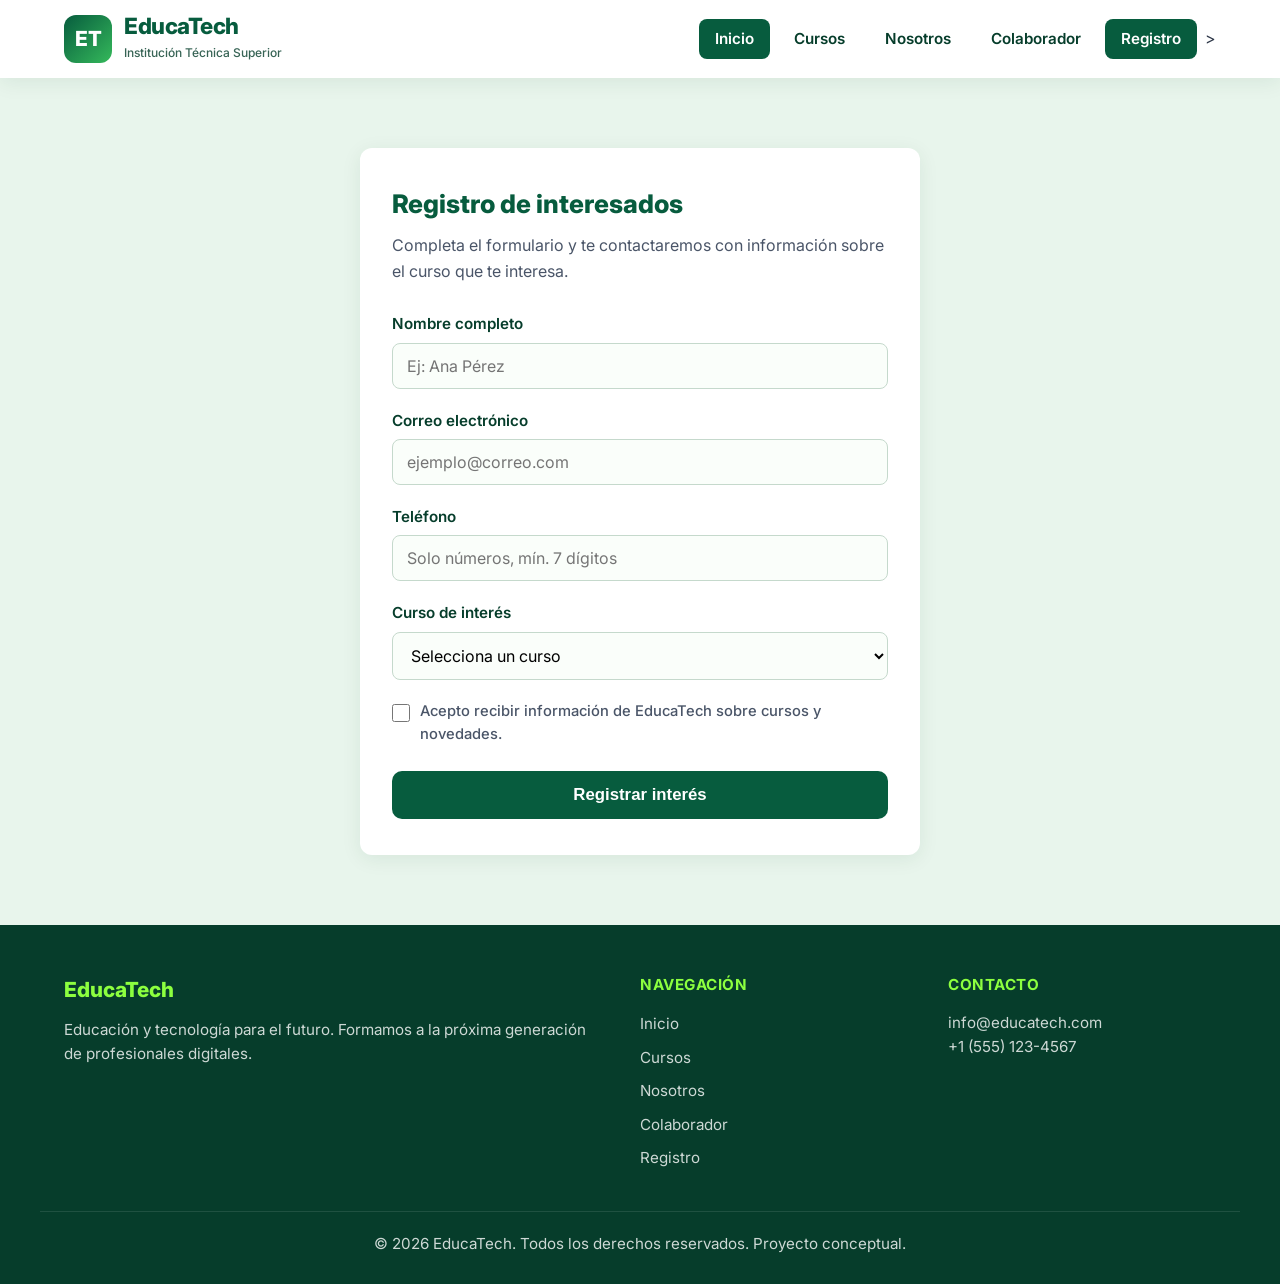
<file: registro.html>
<!DOCTYPE html>
<html lang="es">
<head>
  <meta charset="UTF-8">
  <meta name="viewport" content="width=device-width, initial-scale=1.0">
  <title>Registro | EducaTech</title>
  <meta name="description" content="Regístrate en EducaTech y recibe información sobre nuestros cursos de tecnología.">
  <link rel="stylesheet" href="css/stylesET.css">
</head>
<body>

  <header class="header">
    <div class="header-inner">
      <a href="index.html" class="logo">
        <div class="logo-icon">ET</div>
        <div class="logo-text">
          <h1>EducaTech</h1>
          <span>Institución Técnica Superior</span>
        </div>
      </a>

      <button class="menu-toggle" aria-label="Abrir menú" aria-expanded="false">
        <span></span>
        <span></span>
        <span></span>
      </button>

      <nav class="nav">
        <a href="EducaTech.html" class="active">Inicio</a>
        <a href="cursos.html">Cursos</a>
        <a href="nosotros.html">Nosotros</a>
        <a href="index.html">Colaborador</a>
        <a href="registro.html" class="btn-registro">Registro</a>>
      </nav>
    </div>
  </header>

  <main>
    <section class="section">
      <div class="container">
        <div class="form-section">
          <div class="form-card">
            <h2>Registro de interesados</h2>
            <p>Completa el formulario y te contactaremos con información sobre el curso que te interesa.</p>

            <form id="formularioRegistro" novalidate>
              <div class="form-group">
                <label for="nombre">Nombre completo</label>
                <input type="text" id="nombre" name="nombre" placeholder="Ej: Ana Pérez" autocomplete="name">
                <div class="error-msg"></div>
              </div>

              <div class="form-group">
                <label for="correo">Correo electrónico</label>
                <input type="email" id="correo" name="correo" placeholder="ejemplo@correo.com" autocomplete="email">
                <div class="error-msg"></div>
              </div>

              <div class="form-group">
                <label for="telefono">Teléfono</label>
                <input type="tel" id="telefono" name="telefono" placeholder="Solo números, mín. 7 dígitos" autocomplete="tel">
                <div class="error-msg"></div>
              </div>

              <div class="form-group">
                <label for="curso">Curso de interés</label>
                <select id="curso" name="curso">
                  <option value="">Selecciona un curso</option>
                  <option value="frontend">Desarrollo Web Frontend</option>
                  <option value="backend">Desarrollo Web Backend</option>
                  <option value="python">Programación con Python</option>
                  <option value="ia">Inteligencia Artificial</option>
                  <option value="datos">Ciencia de Datos</option>
                  <option value="ciberseguridad">Ciberseguridad</option>
                  <option value="uxui">Diseño UX/UI</option>
                  <option value="movil">Desarrollo Móvil</option>
                  <option value="cloud">Cloud Computing & DevOps</option>
                </select>
                <div class="error-msg"></div>
              </div>

              <div class="checkbox-group">
                <input type="checkbox" id="terminos" name="terminos">
                <label for="terminos">Acepto recibir información de EducaTech sobre cursos y novedades.</label>
              </div>

              <button type="submit" class="btn-submit">Registrar interés</button>

              <div id="mensajeForm" class="form-message" role="alert"></div>
            </form>
          </div>
        </div>
      </div>
    </section>
  </main>

  <footer class="footer">
    <div class="footer-inner">
      <div>
        <h3>EducaTech</h3>
        <p>Educación y tecnología para el futuro. Formamos a la próxima generación de profesionales digitales.</p>
      </div>
      <div class="footer-links">
        <h4>Navegación</h4>
        <ul>
          <li><a href="EducaTech.html">Inicio</a></li>
          <li><a href="cursos.html">Cursos</a></li>
          <li><a href="nosotros.html">Nosotros</a></li>
          <li><a href="index.html">Colaborador</a></li>
          <li><a href="registro.html">Registro</a></li>
        </ul>
      </div>
      <div class="footer-contact">
        <h4>Contacto</h4>
        <p>info@educatech.com</p>
        <p>+1 (555) 123-4567</p>
      </div>
    </div>
    <div class="footer-bottom">
      <p>© 2026 EducaTech. Todos los derechos reservados. Proyecto conceptual.</p>
    </div>
  </footer>

  <script src="js/script.js"></script>
</body>
</html>
</file>
<file: css/Se201.css>
/*
   COLORES PARA LA PÁGINA
   #6B2737  Rojo oscuro
   #A63D4F  Rojo principal
   #F9E7EA  Rojo claro
   #C95C6A  Rojo medio
   #F2D5DA  Rojo grisáceo
   #FFFFFF  Blanco
*/

* {
    box-sizing: border-box;
    color: #6B2737;
    font-family: Verdana, Geneva, Tahoma, sans-serif;
}

body {
    margin: 1px;
    display: grid;
    background-color: #F9E7EA;

    grid-template-columns: 3fr 1fr;
    grid-template-rows: auto auto 1fr auto;

    grid-template-areas:
        "header header"
        "nav nav"
        "main aside"
        "footer footer";

    min-height: 100vh;
}

/* HEADER */

header {
    grid-area: header;
    display: flex;

    justify-content: center;
    align-items: center;

    gap: 20px;
    padding: 20px;

    background-color: #FFFFFF;
}

header h1 {
    margin: 0;
    font-size: 40px;
    color: #A63D4F;
}

header img {
    width: 90px;
    height: auto;

    transition: all 0.9s ease;
}

header img:hover {
    transform: scale(1.1);
}

/* NAVEGACIÓN */

nav {
    grid-area: nav;
    display: flex;

    justify-content: center;
    padding: 5px;

    background-color: #F9E7EA;
}

nav ul {
    display: flex;
    justify-content: center;
    gap: 20px;

    margin: 0;
    padding: 0;
    list-style: none;
}

nav a {
    display: block;

    width: 15vw;
    margin: 8px;
    padding: 8px;

    text-align: center;
    text-decoration: none;

    background-color: #A63D4F;
    color: #FFFFFF;

    font-weight: bold;
    border-radius: 5px;

    transition: all 0.9s ease;
}

nav a:hover {
    color: #FFFFFF;
    background-color: #C95C6A;

    transform: scale(1.08);

    border-radius: 8px;
}

/* MAIN */

main {
    grid-area: main;
    background-color: #F2D5DA;
}

section {
    padding: 20px;
    height: 100%;

    background-color: #FFFFFF;
}

article {
    min-height: 150px;

    padding: 20px;
    margin-bottom: 20px;

    background-color: #F9E7EA;
    border-left: 5px solid #C95C6A;
}

article h2 {
    color: #A63D4F;
}

article h3 {
    color: #A63D4F;
}

article p {
    line-height: 1.6;
}

article img {
    display: block;
    width: 50%;
    height: auto;
    margin: 15px auto;
}

/* ASIDE */

aside {
    grid-area: aside;

    padding: 20px;

    color: #FFFFFF;

    background-color: #C95C6A;

    min-height: 100%;
}

aside h4 {
    color: #FFFFFF;
}

aside p,
aside li {
    color: #FFFFFF;
}

/* FOOTER */

footer {
    grid-area: footer;

    padding: 20px;

    background-color: #6B2737;

    text-align: center;
}

footer h3,
footer h4 {
    color: #000000;
}

footer ul {
    display: flex;

    justify-content: center;

    gap: 20px;

    list-style: none;
}

footer a {
    text-decoration: none;

    padding: 10px;

    color: #F9E7EA;
}

footer a:hover {
    color: #E58A96;

    text-decoration: underline;
}

/* DISEÑO RESPONSIVE */
@media (max-width: 1280px) {

    body {
        grid-template-columns: 1fr;

        grid-template-areas:
            "header"
            "nav"
            "main"
            "aside"
            "footer";

        text-align: justify;
    }

    header {
        align-items: center;

        background-color: #F2D5DA;
    }

    nav ul {
        width: 70vw;

        flex-direction: column;

        align-items: center;

        gap: 10px;
    }

    nav a {
        width: 90%;
    }

    footer ul {
        flex-direction: column;

        gap: 10px;
    }
}
</file>
<file: css/EduTech.css>
/*
    COLORES EDUCATECH

    #063D2B  Verde oscuro
    #075C3E  Verde principal
    #35B95B  Verde medio
    #8CFF3F  Verde claro
    #E8F5EC  Verde muy claro
    #FFFFFF  Blanco
*/


/* TODO */

* {
    box-sizing: border-box;
    font-family: Verdana, Geneva, Tahoma, sans-serif;
}

body {
    margin: 1px;
    display: grid;

    background-color: #E8F5EC;

    grid-template-columns: 1fr;
    grid-template-rows: auto auto 1fr auto;

    grid-template-areas:
        "header"
        "nav"
        "main"
        "footer";

    min-height: 100vh;
}


/* HEADER */

header {
    grid-area: header;

    display: flex;
    justify-content: center;
    align-items: center;

    gap: 20px;
    padding: 18px;

    background-color: #063D2B;
}

header img {
    width: 100px;
    height: 100px;
    object-fit: contain;
}

header h1 {
    margin: 0;
    color: #8CFF3F;
    font-size: 38px;
}

header p {
    margin-top: 5px;
    color: #FFFFFF;
}


/* NAVEGACIÓN */

nav {
    grid-area: nav;

    display: flex;
    justify-content: center;

    padding: 5px;

    background-color: #075C3E;
}

nav ul {
    display: flex;
    justify-content: center;
    gap: 10px;

    margin: 0;
    padding: 0;

    list-style: none;
}

nav a {
    display: block;

    padding: 10px 20px;

    color: #FFFFFF;
    text-decoration: none;
    font-weight: bold;

    border-radius: 5px;
}

nav a:hover {
    background-color: #8CFF3F;
    color: #063D2B;
}


/* MAINN */

main {
    grid-area: main;

    display: grid;
    grid-template-columns: 3fr 1fr;

    gap: 20px;
    padding: 20px;

    background-color: #CFE5D6;
}


/* SECTION */

section {
    padding: 20px;
    background-color: #FFFFFF;
}

/* ARTICLE */

article {
    margin-bottom: 20px;
    padding: 25px;

    background-color: #F4FAF6;

    border-left: 5px solid #35B95B;
}

article:last-child {
    margin-bottom: 0;
}

article h2 {
    margin-top: 0;
    color: #075C3E;
    font-size: 27px;
}

article h3 {
    color: #075C3E;
}

article p {
    line-height: 1.6;
    text-align: justify;
}


/* BIENVENIDA */

.bienvenida {
    display: grid;
    grid-template-columns: 2fr 1fr;

    gap: 20px;

    align-items: center;

    background-color: #063D2B;
}

.bienvenida h2 {
    color: #8CFF3F;
    font-size: 34px;
}

.bienvenida p {
    color: #FFFFFF;
}

.etiqueta {
    color: #35B95B !important;
    font-weight: bold;
    letter-spacing: 2px;
}

.logo-principal {
    text-align: center;
}

.logo-principal img {
    width: 100%;
    max-width: 280px;
}

/* GALEIA */ 

.galeria {
    display: grid;
    grid-template-columns: repeat(3, 1fr);
    gap: 20px;
    margin-top: 20px;
}

.galeria div {
    text-align: center;
}

.galeria img {
    width: 100%;
    height: 180px;
    object-fit: cover;
    border-radius: 10px;
}

.galeria h3 {
    color: #075C3E;
    margin-top: 10px;
}


/* TARJETAS */

.tarjetas {
    display: grid;

    grid-template-columns: repeat(3, 1fr);

    gap: 15px;
}

.tarjeta {
    padding: 15px;

    background-color: #E8F5EC;

    border: 1px solid #CFE5D6;
}

.tarjeta h3 {
    margin-top: 0;
}

.tarjeta p {
    font-size: 14px;
}

/* MISIÓN VISION */
   
.mision-vision {
    display: grid;
    grid-template-columns: 1fr 1fr;
    gap: 20px;
    margin-top: 20px;
}

.bloque-info {
    padding: 25px;
    background-color: #075C3E;
    border-radius: 10px;
    text-align: center;
}

.bloque-info h2 {
    color: #8CFF3F;
    margin-top: 0;
}

.bloque-info p {
    color: #FFFFFF;
    line-height: 1.6;
    text-align: justify;
}
/* CURSOS */

.lista-cursos {
    display: grid;

    grid-template-columns: 1fr 1fr;

    gap: 15px;
}

.lista-cursos div {
    padding: 15px;

    background-color: #E8F5EC;

    border-left: 4px solid #35B95B;
}

.lista-cursos h3 {
    margin-top: 0;
}


/* ASIDE */
   

aside {
    padding: 25px;

    background-color: #075C3E;

    color: #FFFFFF;
}

aside h2 {
    color: #8CFF3F;
}

aside h3 {
    margin-top: 30px;
    color: #8CFF3F;
}

aside p,
aside li {
    color: #FFFFFF;
}

aside li {
    margin-bottom: 10px;
}

.dato {
    display: flex;
    gap: 10px;

    margin: 20px 0;
    padding-bottom: 15px;

    border-bottom: 1px solid #35B95B;
}

.dato strong {
    color: #8CFF3F;
    font-size: 25px;
}

/* FOOTER */

footer {
    grid-area: footer;

    padding: 20px;

    background-color: #063D2B;

    text-align: center;
}

footer h3 {
    margin-top: 0;
    color: #8CFF3F;
}

footer p {
    color: #FFFFFF;
}


/* RESPOSIVE */

@media (max-width: 900px) {

    main {
        grid-template-columns: 1fr;
    }

    aside {
        min-height: auto;
    }

    .bienvenida {
        grid-template-columns: 1fr;
        text-align: center;
    }

    .tarjetas {
        grid-template-columns: 1fr;
    }

}


@media (max-width: 600px) {

    header {
        flex-direction: column;
        text-align: center;
    }

    header h1 {
        font-size: 28px;
    }

    nav ul {
        flex-direction: column;
        width: 100%;
    }

    nav a {
        width: 100%;
        text-align: center;
    }

    main {
        padding: 10px;
    }

    section,
    aside {
        padding: 15px;
    }

    .lista-cursos {
        grid-template-columns: 1fr;
    }

    .bienvenida h2 {
        font-size: 27px;
    }

}
</file>
<file: css/stylesET.css>
/* EDUCATECH - Estilos principales */

@import url('https://fonts.googleapis.com/css2?family=Inter:wght@400;500;600;700;800&display=swap');

:root {
  --verde-oscuro: #063D2B;
  --verde-principal: #075C3E;
  --verde-medio: #35B95B;
  --verde-claro: #8CFF3F;
  --verde-fondo: #E8F5EC;
  --verde-suave: #CFE5D6;
  --blanco: #FFFFFF;
  --gris-texto: #2d3748;
  --sombra: 0 4px 20px rgba(6, 61, 43, 0.08);
  --sombra-hover: 0 8px 30px rgba(6, 61, 43, 0.15);
  --radio: 12px;
  --transicion: all 0.3s ease;
}

*,
*::before,
*::after {
  box-sizing: border-box;
  margin: 0;
  padding: 0;
}

html {
  scroll-behavior: smooth;
}

body {
  font-family: 'Inter', system-ui, -apple-system, sans-serif;
  background-color: var(--verde-fondo);
  color: var(--gris-texto);
  line-height: 1.6;
  min-height: 100vh;
  display: flex;
  flex-direction: column;
}

img {
  max-width: 100%;
  height: auto;
  display: block;
}

a {
  text-decoration: none;
  color: inherit;
}

ul {
  list-style: none;
}

/* ========== HEADER ========== */
.header {
  background: var(--blanco);
  box-shadow: var(--sombra);
  position: sticky;
  top: 0;
  z-index: 1000;
}

.header-inner {
  max-width: 1200px;
  margin: 0 auto;
  padding: 14px 24px;
  display: flex;
  align-items: center;
  justify-content: space-between;
  gap: 20px;
}

.logo {
  display: flex;
  align-items: center;
  gap: 12px;
}

.logo-icon {
  width: 48px;
  height: 48px;
  background: linear-gradient(135deg, var(--verde-principal), var(--verde-medio));
  border-radius: 12px;
  display: flex;
  align-items: center;
  justify-content: center;
  color: white;
  font-weight: 800;
  font-size: 1.3rem;
  flex-shrink: 0;
}

.logo-text h1 {
  font-size: 1.4rem;
  font-weight: 800;
  color: var(--verde-principal);
  letter-spacing: -0.5px;
  line-height: 1.1;
}

.logo-text span {
  font-size: 0.75rem;
  color: var(--verde-oscuro);
  font-weight: 500;
  opacity: 0.8;
}

/* ========== NAV ========== */
.nav {
  display: flex;
  align-items: center;
  gap: 8px;
}

.nav a {
  padding: 8px 16px;
  border-radius: 8px;
  font-weight: 600;
  font-size: 0.95rem;
  color: var(--verde-oscuro);
  transition: var(--transicion);
}

.nav a:hover,
.nav a.active {
  background: var(--verde-principal);
  color: var(--blanco);
}

.nav a.btn-registro {
  background: var(--verde-principal);
  color: var(--blanco);
}

.nav a.btn-registro:hover {
  background: var(--verde-medio);
  color: var(--verde-oscuro);
}

/* Botón menú móvil */
.menu-toggle {
  display: none;
  background: none;
  border: none;
  cursor: pointer;
  padding: 8px;
  flex-direction: column;
  gap: 5px;
}

.menu-toggle span {
  display: block;
  width: 24px;
  height: 3px;
  background: var(--verde-principal);
  border-radius: 2px;
  transition: var(--transicion);
}

/* ========== MAIN ========== */
main {
  flex: 1;
  width: 100%;
}

.container {
  max-width: 1200px;
  margin: 0 auto;
  padding: 0 24px;
}

/* ========== HERO ========== */
.hero {
  background: linear-gradient(135deg, var(--verde-oscuro) 0%, var(--verde-principal) 60%, var(--verde-medio) 100%);
  color: white;
  padding: 80px 0 90px;
  position: relative;
  overflow: hidden;
}

.hero::before {
  content: '';
  position: absolute;
  top: -50%;
  right: -20%;
  width: 600px;
  height: 600px;
  background: radial-gradient(circle, rgba(140, 255, 63, 0.15) 0%, transparent 70%);
  border-radius: 50%;
}

.hero-content {
  position: relative;
  z-index: 1;
  max-width: 700px;
}

.hero-badge {
  display: inline-block;
  background: rgba(140, 255, 63, 0.2);
  color: var(--verde-claro);
  padding: 6px 14px;
  border-radius: 50px;
  font-size: 0.85rem;
  font-weight: 600;
  margin-bottom: 20px;
  letter-spacing: 0.5px;
}

.hero h2 {
  font-size: clamp(2rem, 5vw, 3.2rem);
  font-weight: 800;
  line-height: 1.15;
  margin-bottom: 20px;
  letter-spacing: -1px;
}

.hero p {
  font-size: 1.15rem;
  opacity: 0.9;
  margin-bottom: 32px;
  max-width: 540px;
}

.btn {
  display: inline-flex;
  align-items: center;
  gap: 8px;
  padding: 14px 28px;
  border-radius: 10px;
  font-weight: 600;
  font-size: 1rem;
  border: none;
  cursor: pointer;
  transition: var(--transicion);
}

.btn-primary {
  background: var(--verde-claro);
  color: var(--verde-oscuro);
}

.btn-primary:hover {
  background: #a8ff6b;
  transform: translateY(-2px);
  box-shadow: 0 6px 20px rgba(140, 255, 63, 0.4);
}

.btn-outline {
  background: transparent;
  color: white;
  border: 2px solid rgba(255, 255, 255, 0.5);
}

.btn-outline:hover {
  background: rgba(255, 255, 255, 0.1);
  border-color: white;
}

.hero-buttons {
  display: flex;
  flex-wrap: wrap;
  gap: 12px;
}

/* ========== SECTIONS ========== */
.section {
  padding: 70px 0;
}

.section-header {
  text-align: center;
  margin-bottom: 48px;
}

.section-header h2 {
  font-size: clamp(1.6rem, 3vw, 2.2rem);
  font-weight: 800;
  color: var(--verde-principal);
  margin-bottom: 12px;
}

.section-header p {
  color: #4a5568;
  max-width: 560px;
  margin: 0 auto;
  font-size: 1.05rem;
}

/* ========== FEATURES / CARDS ========== */
.features-grid {
  display: grid;
  grid-template-columns: repeat(auto-fit, minmax(260px, 1fr));
  gap: 24px;
}

.feature-card {
  background: var(--blanco);
  border-radius: var(--radio);
  padding: 28px 24px;
  box-shadow: var(--sombra);
  transition: var(--transicion);
  border: 1px solid transparent;
}

.feature-card:hover {
  transform: translateY(-6px);
  box-shadow: var(--sombra-hover);
  border-color: var(--verde-medio);
}

.feature-icon {
  width: 52px;
  height: 52px;
  background: var(--verde-fondo);
  border-radius: 12px;
  display: flex;
  align-items: center;
  justify-content: center;
  font-size: 1.5rem;
  margin-bottom: 18px;
  color: var(--verde-principal);
}

.feature-card h3 {
  font-size: 1.15rem;
  font-weight: 700;
  color: var(--verde-oscuro);
  margin-bottom: 10px;
}

.feature-card p {
  font-size: 0.95rem;
  color: #4a5568;
}

/* ========== COURSES ========== */
.courses-grid {
  display: grid;
  grid-template-columns: repeat(auto-fill, minmax(300px, 1fr));
  gap: 28px;
}

.course-card {
  background: var(--blanco);
  border-radius: var(--radio);
  overflow: hidden;
  box-shadow: var(--sombra);
  transition: var(--transicion);
  display: flex;
  flex-direction: column;
}

.course-card:hover {
  transform: translateY(-6px);
  box-shadow: var(--sombra-hover);
}

.course-header {
  height: 140px;
  display: flex;
  align-items: center;
  justify-content: center;
  font-size: 3rem;
  color: white;
  position: relative;
}

.course-header.web { background: linear-gradient(135deg, #075C3E, #35B95B); }
.course-header.python { background: linear-gradient(135deg, #063D2B, #0a7a4e); }
.course-header.ia { background: linear-gradient(135deg, #1a5c3a, #35B95B); }
.course-header.data { background: linear-gradient(135deg, #0d4a32, #2ea04a); }
.course-header.cyber { background: linear-gradient(135deg, #063D2B, #1a7a4a); }
.course-header.ux { background: linear-gradient(135deg, #075C3E, #4cd070); }
.course-header.mobile { background: linear-gradient(135deg, #0a5c3e, #35B95B); }
.course-header.cloud { background: linear-gradient(135deg, #063D2B, #35B95B); }
.course-header.backend { background: linear-gradient(135deg, #0d4a32, #1a8a50); }

.course-body {
  padding: 22px 20px 24px;
  flex: 1;
  display: flex;
  flex-direction: column;
}

.course-body h3 {
  font-size: 1.15rem;
  font-weight: 700;
  color: var(--verde-oscuro);
  margin-bottom: 8px;
}

.course-body p {
  font-size: 0.92rem;
  color: #4a5568;
  flex: 1;
  margin-bottom: 16px;
}

.course-meta {
  display: flex;
  gap: 12px;
  flex-wrap: wrap;
  font-size: 0.8rem;
  color: var(--verde-principal);
  font-weight: 600;
}

.course-meta span {
  background: var(--verde-fondo);
  padding: 4px 10px;
  border-radius: 20px;
}

/* ========== ABOUT / NOSOTROS ========== */
.about-grid {
  display: grid;
  grid-template-columns: 1fr 1fr;
  gap: 40px;
  align-items: start;
}

.about-block {
  background: var(--blanco);
  border-radius: var(--radio);
  padding: 32px 28px;
  box-shadow: var(--sombra);
  border-left: 5px solid var(--verde-medio);
}

.about-block h3 {
  font-size: 1.35rem;
  font-weight: 700;
  color: var(--verde-principal);
  margin-bottom: 14px;
  display: flex;
  align-items: center;
  gap: 10px;
}

.about-block p {
  color: #4a5568;
  font-size: 1rem;
}

.history-section {
  background: var(--blanco);
  border-radius: var(--radio);
  padding: 36px 32px;
  box-shadow: var(--sombra);
  margin-bottom: 40px;
}

.history-section h3 {
  font-size: 1.5rem;
  font-weight: 700;
  color: var(--verde-principal);
  margin-bottom: 16px;
}

.history-section p {
  color: #4a5568;
  margin-bottom: 14px;
  font-size: 1.02rem;
}

.values-grid {
  display: grid;
  grid-template-columns: repeat(auto-fit, minmax(200px, 1fr));
  gap: 20px;
  margin-top: 40px;
}

.value-item {
  text-align: center;
  padding: 24px 16px;
  background: var(--blanco);
  border-radius: var(--radio);
  box-shadow: var(--sombra);
}

.value-item .icon {
  font-size: 2rem;
  margin-bottom: 12px;
}

.value-item h4 {
  font-weight: 700;
  color: var(--verde-oscuro);
  margin-bottom: 6px;
}

.value-item p {
  font-size: 0.9rem;
  color: #4a5568;
}

/* ========== FORM ========== */
.form-section {
  max-width: 560px;
  margin: 0 auto;
}

.form-card {
  background: var(--blanco);
  border-radius: var(--radio);
  padding: 36px 32px;
  box-shadow: var(--sombra);
}

.form-card h2 {
  font-size: 1.6rem;
  font-weight: 800;
  color: var(--verde-principal);
  margin-bottom: 8px;
}

.form-card > p {
  color: #4a5568;
  margin-bottom: 28px;
}

.form-group {
  margin-bottom: 20px;
}

.form-group label {
  display: block;
  font-weight: 600;
  color: var(--verde-oscuro);
  margin-bottom: 6px;
  font-size: 0.95rem;
}

.form-group input,
.form-group select {
  width: 100%;
  padding: 12px 14px;
  border: 1.5px solid #c5d9cc;
  border-radius: 8px;
  font-size: 1rem;
  font-family: inherit;
  transition: var(--transicion);
  background: #fafefa;
}

.form-group input:focus,
.form-group select:focus {
  outline: none;
  border-color: var(--verde-medio);
  box-shadow: 0 0 0 3px rgba(53, 185, 91, 0.2);
}

.form-group input.error,
.form-group select.error {
  border-color: #e53e3e;
  background: #fff5f5;
}

.form-group .error-msg {
  display: none;
  color: #c53030;
  font-size: 0.85rem;
  margin-top: 5px;
  font-weight: 500;
}

.form-group .error-msg.show {
  display: block;
}

.checkbox-group {
  display: flex;
  align-items: flex-start;
  gap: 10px;
  margin-bottom: 24px;
}

.checkbox-group input {
  margin-top: 4px;
  width: 18px;
  height: 18px;
  accent-color: var(--verde-principal);
  flex-shrink: 0;
}

.checkbox-group label {
  font-size: 0.92rem;
  color: #4a5568;
  font-weight: 500;
}

.btn-submit {
  width: 100%;
  padding: 14px;
  background: var(--verde-principal);
  color: white;
  border: none;
  border-radius: 10px;
  font-size: 1.05rem;
  font-weight: 700;
  cursor: pointer;
  transition: var(--transicion);
}

.btn-submit:hover {
  background: var(--verde-medio);
  color: var(--verde-oscuro);
}

.form-message {
  margin-top: 18px;
  padding: 12px 16px;
  border-radius: 8px;
  font-weight: 600;
  text-align: center;
  display: none;
}

.form-message.success {
  display: block;
  background: #e6ffed;
  color: var(--verde-principal);
  border: 1px solid var(--verde-medio);
}

.form-message.error {
  display: block;
  background: #fff5f5;
  color: #c53030;
  border: 1px solid #fc8181;
}

/* ========== FOOTER ========== */
.footer {
  background: var(--verde-oscuro);
  color: white;
  padding: 48px 0 28px;
  margin-top: auto;
}

.footer-inner {
  max-width: 1200px;
  margin: 0 auto;
  padding: 0 24px;
  display: grid;
  grid-template-columns: 2fr 1fr 1fr;
  gap: 40px;
}

.footer h3 {
  color: var(--verde-claro);
  font-size: 1.3rem;
  font-weight: 800;
  margin-bottom: 12px;
}

.footer p,
.footer a {
  color: rgba(255, 255, 255, 0.8);
  font-size: 0.95rem;
}

.footer a:hover {
  color: var(--verde-claro);
}

.footer-links h4,
.footer-contact h4 {
  color: var(--verde-claro);
  font-size: 0.95rem;
  font-weight: 700;
  margin-bottom: 14px;
  text-transform: uppercase;
  letter-spacing: 0.5px;
}

.footer-links ul li {
  margin-bottom: 8px;
}

.footer-bottom {
  max-width: 1200px;
  margin: 32px auto 0;
  padding: 20px 24px 0;
  border-top: 1px solid rgba(255, 255, 255, 0.1);
  text-align: center;
  font-size: 0.85rem;
  color: rgba(255, 255, 255, 0.6);
}

/* ========== CTA BANNER ========== */
.cta-banner {
  background: linear-gradient(135deg, var(--verde-principal), var(--verde-medio));
  border-radius: var(--radio);
  padding: 48px 40px;
  text-align: center;
  color: white;
  margin: 20px 0;
}

.cta-banner h2 {
  font-size: 1.8rem;
  font-weight: 800;
  margin-bottom: 12px;
}

.cta-banner p {
  opacity: 0.9;
  margin-bottom: 24px;
  font-size: 1.05rem;
}

/* ========== RESPONSIVE ========== */
@media (max-width: 900px) {
  .about-grid {
    grid-template-columns: 1fr;
  }

  .footer-inner {
    grid-template-columns: 1fr 1fr;
  }
}

@media (max-width: 768px) {
  .menu-toggle {
    display: flex;
  }

  .nav {
    display: none;
    position: absolute;
    top: 100%;
    left: 0;
    right: 0;
    background: var(--blanco);
    flex-direction: column;
    padding: 16px;
    box-shadow: var(--sombra);
    gap: 4px;
  }

  .nav.open {
    display: flex;
  }

  .nav a {
    width: 100%;
    text-align: center;
    padding: 12px;
  }

  .hero {
    padding: 60px 0 70px;
  }

  .section {
    padding: 50px 0;
  }

  .footer-inner {
    grid-template-columns: 1fr;
    gap: 28px;
  }

  .form-card {
    padding: 28px 20px;
  }

  .cta-banner {
    padding: 36px 24px;
  }
}

@media (max-width: 480px) {
  .header-inner {
    padding: 12px 16px;
  }

  .logo-text h1 {
    font-size: 1.2rem;
  }

  .hero h2 {
    font-size: 1.75rem;
  }

  .courses-grid {
    grid-template-columns: 1fr;
  }
}
</file>
